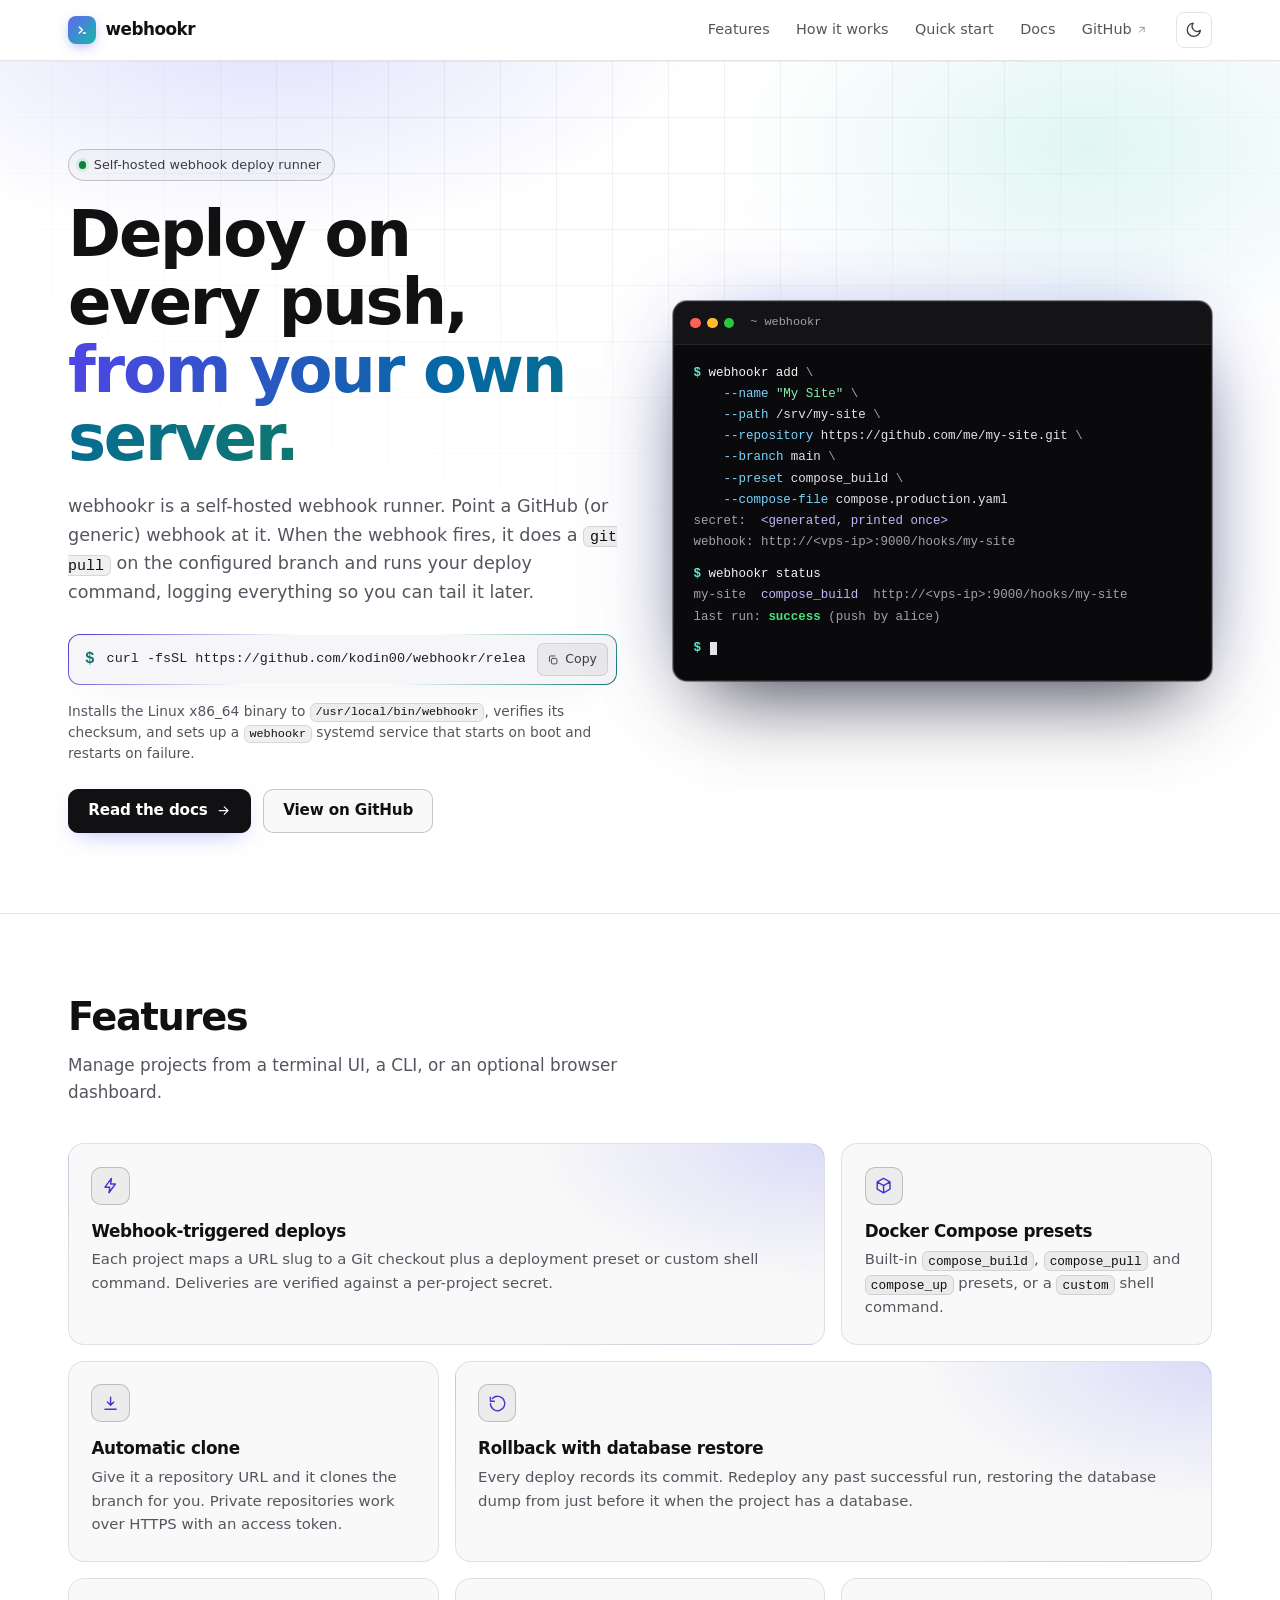
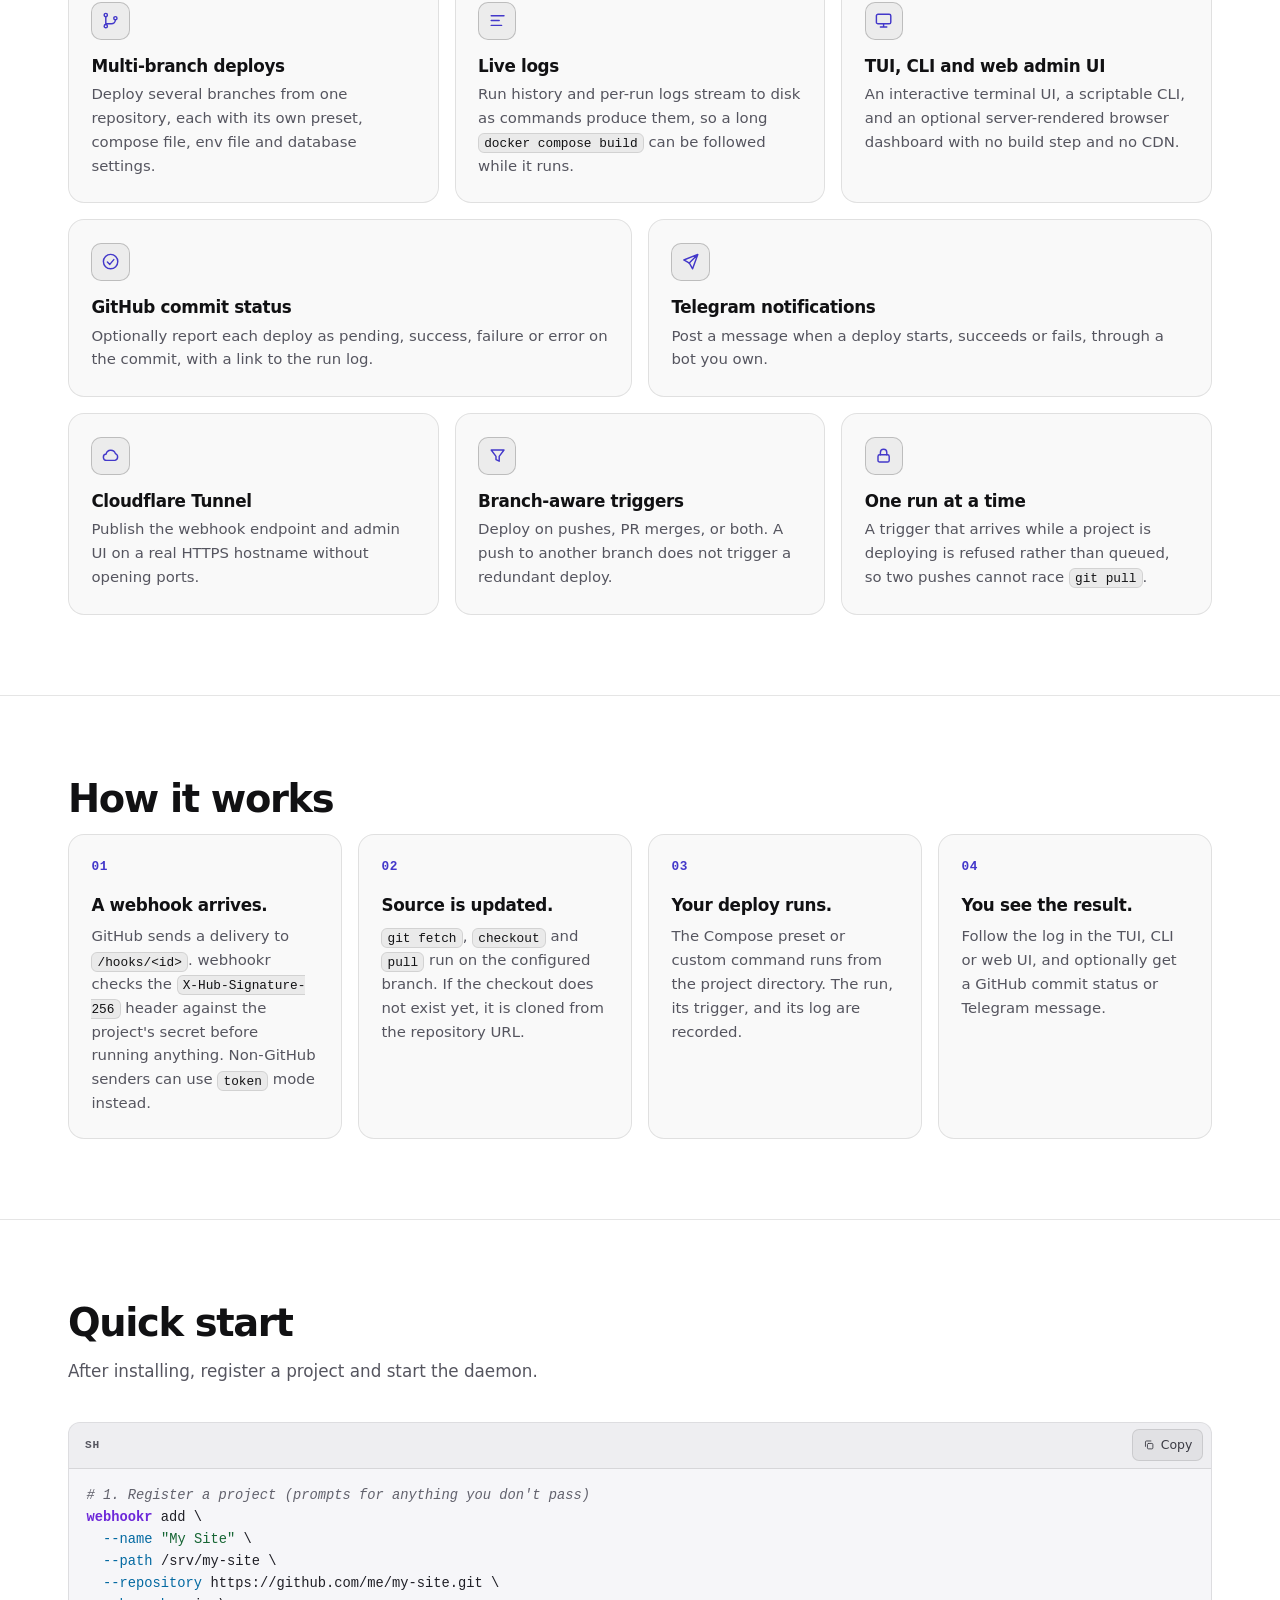
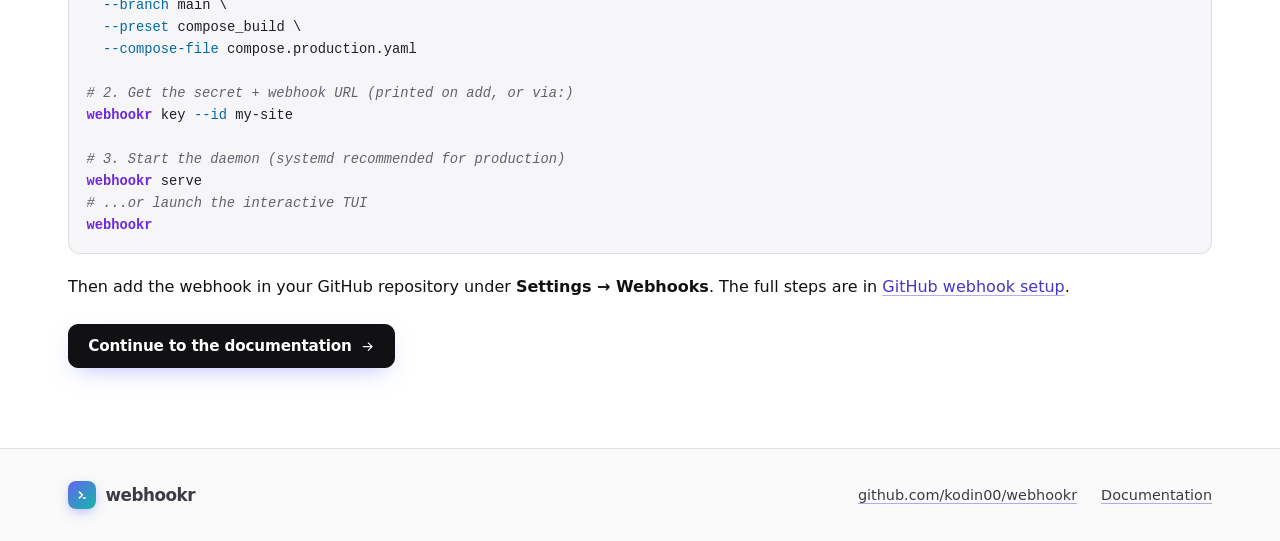
<file: docs/index.html>
<!DOCTYPE html>
<html lang="en">
<head>
  <meta charset="utf-8">
  <meta name="viewport" content="width=device-width, initial-scale=1">
  <title>webhookr: self-hosted webhook deploy runner</title>
  <meta name="description" content="webhookr is a self-hosted webhook runner. When a GitHub webhook fires, it pulls the configured branch and runs your deploy command, logging everything.">
  <meta name="color-scheme" content="dark light">
  <meta name="theme-color" content="#09090b">
  <link rel="icon" type="image/svg+xml" href="assets/favicon.svg">
  <script>
    /* Set the theme before first paint so there is no flash of the wrong one. */
    (function () {
      var root = document.documentElement;
      var theme = null;
      try { theme = localStorage.getItem("webhookr-theme"); } catch (e) {}
      if (theme !== "light" && theme !== "dark") {
        theme = window.matchMedia && window.matchMedia("(prefers-color-scheme: light)").matches ? "light" : "dark";
      }
      root.setAttribute("data-theme", theme);
      root.classList.add("js");
      var meta = document.querySelector('meta[name="theme-color"]');
      if (meta) meta.setAttribute("content", theme === "light" ? "#ffffff" : "#09090b");
    })();
  </script>
  <link rel="stylesheet" href="assets/style.css">
  <script src="assets/main.js" defer></script>
</head>
<body>
  <a class="skip-link" href="#main">Skip to content</a>

  <header class="site-header">
    <div class="container header-inner">
      <a class="brand" href="index.html">
        <span class="logo" aria-hidden="true"><svg viewBox="0 0 24 24"><path d="M8 7.5l4.5 4.5L8 16.5M14 16.5h3"/></svg></span>
        webhookr
      </a>
      <nav class="site-nav" id="site-nav" aria-label="Main">
        <a href="index.html#features">Features</a>
        <a href="index.html#how-it-works">How it works</a>
        <a href="index.html#quick-start">Quick start</a>
        <a href="docs.html">Docs</a>
        <a href="https://github.com/kodin00/webhookr">GitHub <svg class="icon" viewBox="0 0 24 24" aria-hidden="true"><path d="M7 17L17 7M8 7h9v9"/></svg></a>
      </nav>
      <div class="header-actions">
        <button class="icon-btn theme-toggle" type="button" aria-label="Switch to light theme">
          <svg class="icon i-sun" viewBox="0 0 24 24" aria-hidden="true"><circle cx="12" cy="12" r="4"/><path d="M12 2v2M12 20v2M4.9 4.9l1.4 1.4M17.7 17.7l1.4 1.4M2 12h2M20 12h2M4.9 19.1l1.4-1.4M17.7 6.3l1.4-1.4"/></svg>
          <svg class="icon i-moon" viewBox="0 0 24 24" aria-hidden="true"><path d="M21 12.8A9 9 0 1 1 11.2 3 7 7 0 0 0 21 12.8z"/></svg>
        </button>
        <button class="icon-btn nav-toggle" type="button" aria-controls="site-nav" aria-expanded="false" aria-label="Menu">
          <svg class="icon i-open" viewBox="0 0 24 24" aria-hidden="true"><path d="M4 7h16M4 12h16M4 17h16"/></svg>
          <svg class="icon i-close" viewBox="0 0 24 24" aria-hidden="true"><path d="M6 6l12 12M18 6L6 18"/></svg>
        </button>
      </div>
    </div>
  </header>

  <main id="main">
    <section class="hero">
      <div class="container hero-grid">
        <div class="hero-copy">
          <p class="eyebrow"><span class="dot" aria-hidden="true"></span>Self-hosted webhook deploy runner</p>
          <h1>Deploy on every push, <span class="grad">from your own server.</span></h1>
          <p class="lead">webhookr is a self-hosted webhook runner. Point a GitHub (or generic) webhook at it. When the webhook fires, it does a <code>git pull</code> on the configured branch and runs your deploy command, logging everything so you can tail it later.</p>

          <div class="cmd">
            <span class="cmd-prompt" aria-hidden="true">$</span>
            <code id="install-cmd">curl -fsSL https://github.com/kodin00/webhookr/releases/latest/download/install.sh | sh</code>
            <button class="copy-btn" type="button" data-copy-target="#install-cmd" aria-label="Copy install command"><svg class="icon i-copy" viewBox="0 0 24 24" aria-hidden="true"><rect x="9" y="9" width="11" height="11" rx="2"/><path d="M5 15V6a2 2 0 0 1 2-2h9"/></svg><svg class="icon i-check" viewBox="0 0 24 24" aria-hidden="true"><path d="M5 12.5l4.5 4.5L19 7"/></svg><span class="copy-label">Copy</span></button>
          </div>
          <p class="note">Installs the Linux x86_64 binary to <code>/usr/local/bin/webhookr</code>, verifies its checksum, and sets up a <code>webhookr</code> systemd service that starts on boot and restarts on failure.</p>

          <div class="hero-actions">
            <a class="btn btn-primary" href="docs.html">Read the docs <svg class="icon" viewBox="0 0 24 24" aria-hidden="true"><path d="M5 12h14M13 6l6 6-6 6"/></svg></a>
            <a class="btn" href="https://github.com/kodin00/webhookr">View on GitHub</a>
          </div>
        </div>

        <figure class="term" style="margin:0" role="group" aria-label="Example terminal session: webhookr add, then webhookr status">
          <div class="term-head" aria-hidden="true">
            <i></i><i></i><i></i>
            <span class="term-title">~ webhookr</span>
          </div>
<pre class="term-body" data-no-copy tabindex="0"><span class="ln" style="--i:0"><span class="p">$ </span><span class="c">webhookr add</span> <span class="o">\</span></span><span class="ln" style="--i:1">    <span class="f">--name</span> <span class="s">"My Site"</span> <span class="o">\</span></span><span class="ln" style="--i:2">    <span class="f">--path</span> /srv/my-site <span class="o">\</span></span><span class="ln" style="--i:3">    <span class="f">--repository</span> https://github.com/me/my-site.git <span class="o">\</span></span><span class="ln" style="--i:4">    <span class="f">--branch</span> main <span class="o">\</span></span><span class="ln" style="--i:5">    <span class="f">--preset</span> compose_build <span class="o">\</span></span><span class="ln" style="--i:6">    <span class="f">--compose-file</span> compose.production.yaml</span><span class="ln o" style="--i:7">secret:  <span class="k">&lt;generated, printed once&gt;</span></span><span class="ln o" style="--i:8">webhook: http://&lt;vps-ip&gt;:9000/hooks/my-site</span><span class="ln gap" style="--i:9"></span><span class="ln" style="--i:10"><span class="p">$ </span><span class="c">webhookr status</span></span><span class="ln o" style="--i:11">my-site  <span class="k">compose_build</span>  http://&lt;vps-ip&gt;:9000/hooks/my-site</span><span class="ln o" style="--i:12">last run: <span class="ok">success</span> (push by alice)</span><span class="ln gap" style="--i:13"></span><span class="ln" style="--i:14"><span class="p">$ </span><span class="cursor" aria-hidden="true"></span></span></pre>
        </figure>
      </div>
    </section>

    <section class="section" id="features">
      <div class="container">
        <h2 class="reveal">Features</h2>
        <p class="section-intro reveal">Manage projects from a terminal UI, a CLI, or an optional browser dashboard.</p>
        <ul class="grid">
          <li class="card card-lg reveal">
            <span class="card-icon" aria-hidden="true"><svg class="icon" viewBox="0 0 24 24"><path d="M13 3L5 14h6l-1 7 8-11h-6l1-7z"/></svg></span>
            <h3>Webhook-triggered deploys</h3>
            <p>Each project maps a URL slug to a Git checkout plus a deployment preset or custom shell command. Deliveries are verified against a per-project secret.</p>
          </li>
          <li class="card reveal">
            <span class="card-icon" aria-hidden="true"><svg class="icon" viewBox="0 0 24 24"><path d="M12 3l8 4.5v9L12 21l-8-4.5v-9L12 3zM12 12l8-4.5M12 12v9M12 12L4 7.5"/></svg></span>
            <h3>Docker Compose presets</h3>
            <p>Built-in <code>compose_build</code>, <code>compose_pull</code> and <code>compose_up</code> presets, or a <code>custom</code> shell command.</p>
          </li>
          <li class="card reveal">
            <span class="card-icon" aria-hidden="true"><svg class="icon" viewBox="0 0 24 24"><path d="M12 4v10M8 10l4 4 4-4M5 19h14"/></svg></span>
            <h3>Automatic clone</h3>
            <p>Give it a repository URL and it clones the branch for you. Private repositories work over HTTPS with an access token.</p>
          </li>
          <li class="card card-lg reveal">
            <span class="card-icon" aria-hidden="true"><svg class="icon" viewBox="0 0 24 24"><path d="M3 12a9 9 0 1 0 2.6-6.4M3 4v5h5"/></svg></span>
            <h3>Rollback with database restore</h3>
            <p>Every deploy records its commit. Redeploy any past successful run, restoring the database dump from just before it when the project has a database.</p>
          </li>
          <li class="card reveal">
            <span class="card-icon" aria-hidden="true"><svg class="icon" viewBox="0 0 24 24"><circle cx="6" cy="5" r="2"/><circle cx="6" cy="19" r="2"/><circle cx="18" cy="9" r="2"/><path d="M6 7v10M18 11a5 5 0 0 1-5 5H6"/></svg></span>
            <h3>Multi-branch deploys</h3>
            <p>Deploy several branches from one repository, each with its own preset, compose file, env file and database settings.</p>
          </li>
          <li class="card reveal">
            <span class="card-icon" aria-hidden="true"><svg class="icon" viewBox="0 0 24 24"><path d="M4 6h16M4 12h10M4 18h13"/></svg></span>
            <h3>Live logs</h3>
            <p>Run history and per-run logs stream to disk as commands produce them, so a long <code>docker compose build</code> can be followed while it runs.</p>
          </li>
          <li class="card reveal">
            <span class="card-icon" aria-hidden="true"><svg class="icon" viewBox="0 0 24 24"><rect x="3" y="4" width="18" height="12" rx="2"/><path d="M8 20h8M12 16v4"/></svg></span>
            <h3>TUI, CLI and web admin UI</h3>
            <p>An interactive terminal UI, a scriptable CLI, and an optional server-rendered browser dashboard with no build step and no CDN.</p>
          </li>
          <li class="card card-md reveal">
            <span class="card-icon" aria-hidden="true"><svg class="icon" viewBox="0 0 24 24"><circle cx="12" cy="12" r="9"/><path d="M8 12.5l3 3 5-6"/></svg></span>
            <h3>GitHub commit status</h3>
            <p>Optionally report each deploy as pending, success, failure or error on the commit, with a link to the run log.</p>
          </li>
          <li class="card card-md reveal">
            <span class="card-icon" aria-hidden="true"><svg class="icon" viewBox="0 0 24 24"><path d="M21 3L10 14M21 3l-6.5 18-4-7-7-4L21 3z"/></svg></span>
            <h3>Telegram notifications</h3>
            <p>Post a message when a deploy starts, succeeds or fails, through a bot you own.</p>
          </li>
          <li class="card reveal">
            <span class="card-icon" aria-hidden="true"><svg class="icon" viewBox="0 0 24 24"><path d="M7 18a4 4 0 0 1-.6-7.96A6 6 0 0 1 18 9.5 4.5 4.5 0 0 1 17.5 18H7z"/></svg></span>
            <h3>Cloudflare Tunnel</h3>
            <p>Publish the webhook endpoint and admin UI on a real HTTPS hostname without opening ports.</p>
          </li>
          <li class="card reveal">
            <span class="card-icon" aria-hidden="true"><svg class="icon" viewBox="0 0 24 24"><path d="M4 5h16l-6 8v6l-4-2v-4L4 5z"/></svg></span>
            <h3>Branch-aware triggers</h3>
            <p>Deploy on pushes, PR merges, or both. A push to another branch does not trigger a redundant deploy.</p>
          </li>
          <li class="card reveal">
            <span class="card-icon" aria-hidden="true"><svg class="icon" viewBox="0 0 24 24"><rect x="5" y="11" width="14" height="9" rx="2"/><path d="M8 11V8a4 4 0 0 1 8 0v3"/></svg></span>
            <h3>One run at a time</h3>
            <p>A trigger that arrives while a project is deploying is refused rather than queued, so two pushes cannot race <code>git pull</code>.</p>
          </li>
        </ul>
      </div>
    </section>

    <section class="section" id="how-it-works">
      <div class="container">
        <h2 class="reveal">How it works</h2>
        <ol class="steps">
          <li class="reveal">
            <strong>A webhook arrives.</strong>
            GitHub sends a delivery to <code>/hooks/&lt;id&gt;</code>. webhookr checks the <code>X-Hub-Signature-256</code> header against the project's secret before running anything. Non-GitHub senders can use <code>token</code> mode instead.
          </li>
          <li class="reveal">
            <strong>Source is updated.</strong>
            <code>git fetch</code>, <code>checkout</code> and <code>pull</code> run on the configured branch. If the checkout does not exist yet, it is cloned from the repository URL.
          </li>
          <li class="reveal">
            <strong>Your deploy runs.</strong>
            The Compose preset or custom command runs from the project directory. The run, its trigger, and its log are recorded.
          </li>
          <li class="reveal">
            <strong>You see the result.</strong>
            Follow the log in the TUI, CLI or web UI, and optionally get a GitHub commit status or Telegram message.
          </li>
        </ol>
      </div>
    </section>

    <section class="section" id="quick-start">
      <div class="container">
        <h2 class="reveal">Quick start</h2>
        <p class="section-intro reveal">After installing, register a project and start the daemon.</p>
<pre data-lang="sh"><code># 1. Register a project (prompts for anything you don't pass)
webhookr add \
  --name "My Site" \
  --path /srv/my-site \
  --repository https://github.com/me/my-site.git \
  --branch main \
  --preset compose_build \
  --compose-file compose.production.yaml

# 2. Get the secret + webhook URL (printed on add, or via:)
webhookr key --id my-site

# 3. Start the daemon (systemd recommended for production)
webhookr serve
# ...or launch the interactive TUI
webhookr</code></pre>
        <p>Then add the webhook in your GitHub repository under <strong>Settings → Webhooks</strong>. The full steps are in <a href="docs.html#github-webhook">GitHub webhook setup</a>.</p>
        <p class="cta-row"><a class="btn btn-primary" href="docs.html">Continue to the documentation <svg class="icon" viewBox="0 0 24 24" aria-hidden="true"><path d="M5 12h14M13 6l6 6-6 6"/></svg></a></p>
      </div>
    </section>
  </main>

  <footer class="site-footer">
    <div class="container">
      <a class="brand" href="index.html">
        <span class="logo" aria-hidden="true"><svg viewBox="0 0 24 24"><path d="M8 7.5l4.5 4.5L8 16.5M14 16.5h3"/></svg></span>
        webhookr
      </a>
      <div class="footer-links">
        <p><a href="https://github.com/kodin00/webhookr">github.com/kodin00/webhookr</a></p>
        <p><a href="docs.html">Documentation</a></p>
      </div>
    </div>
  </footer>
</body>
</html>
</file>
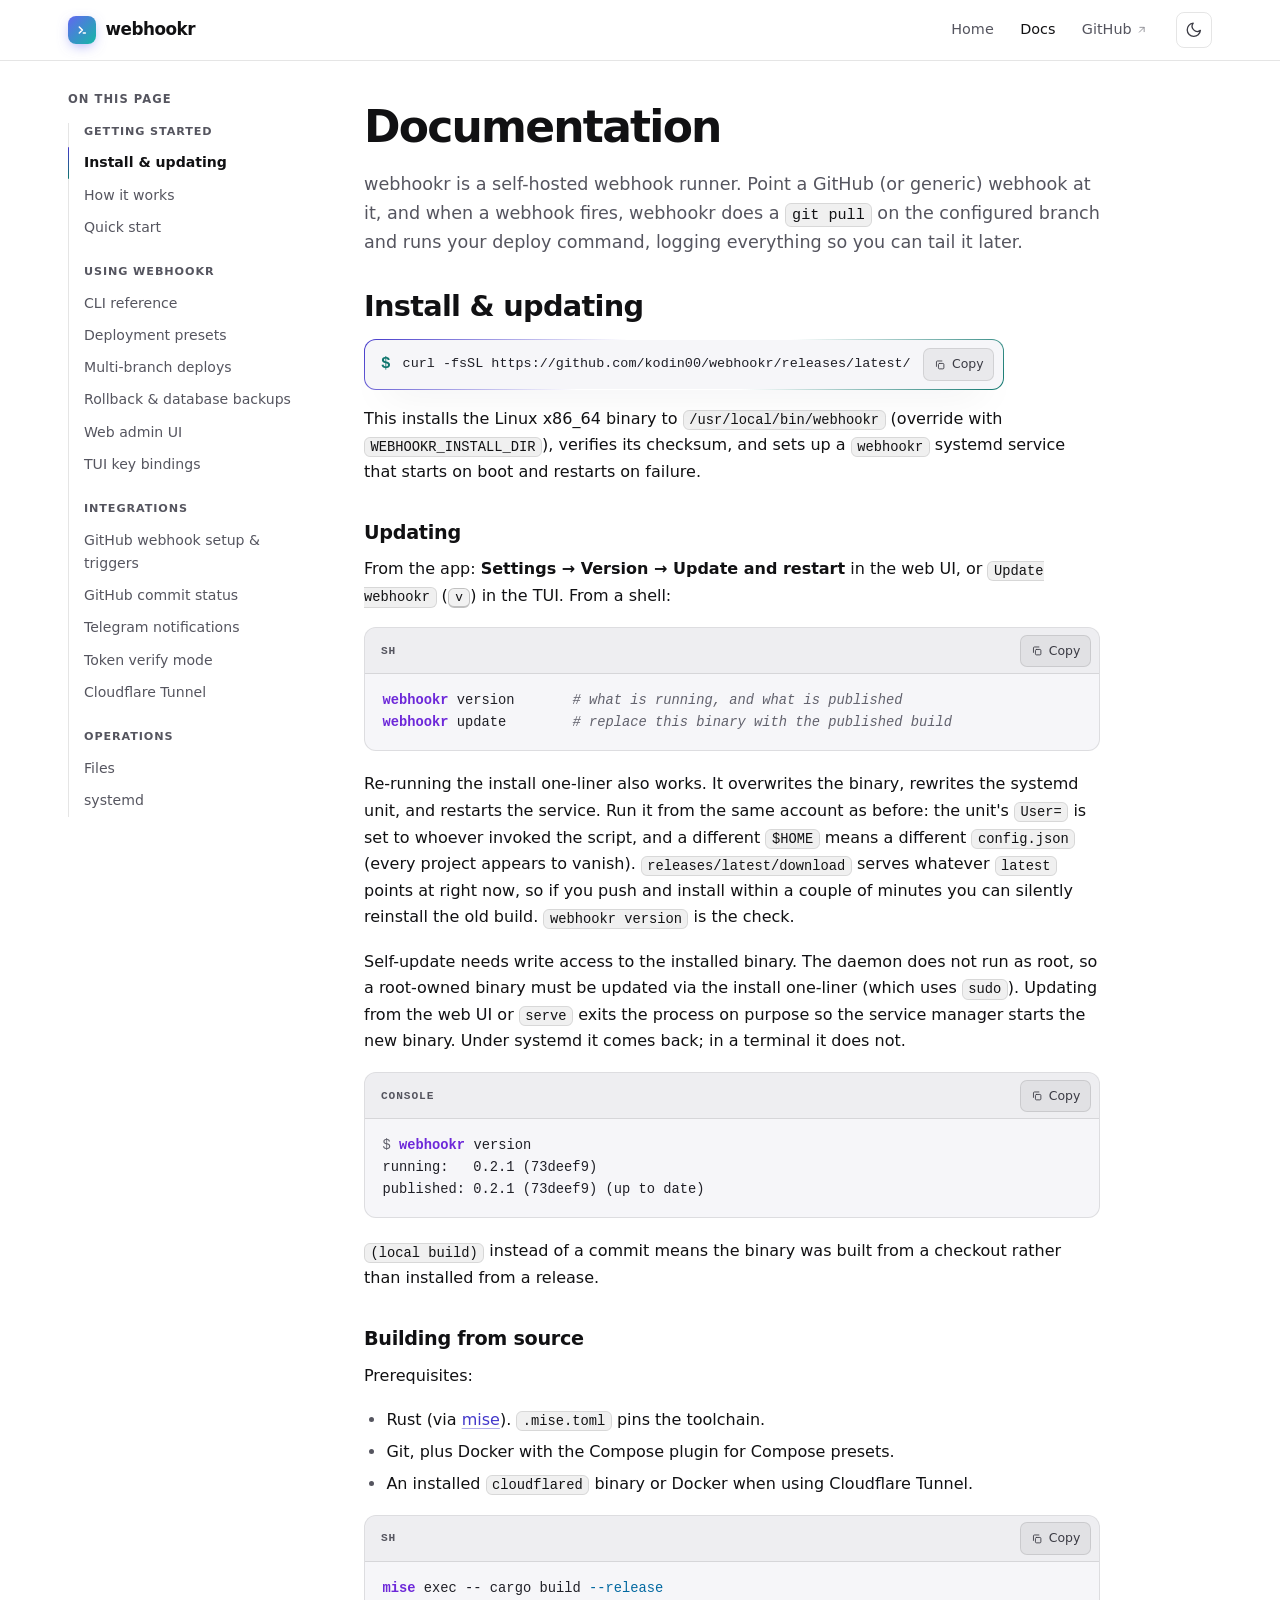
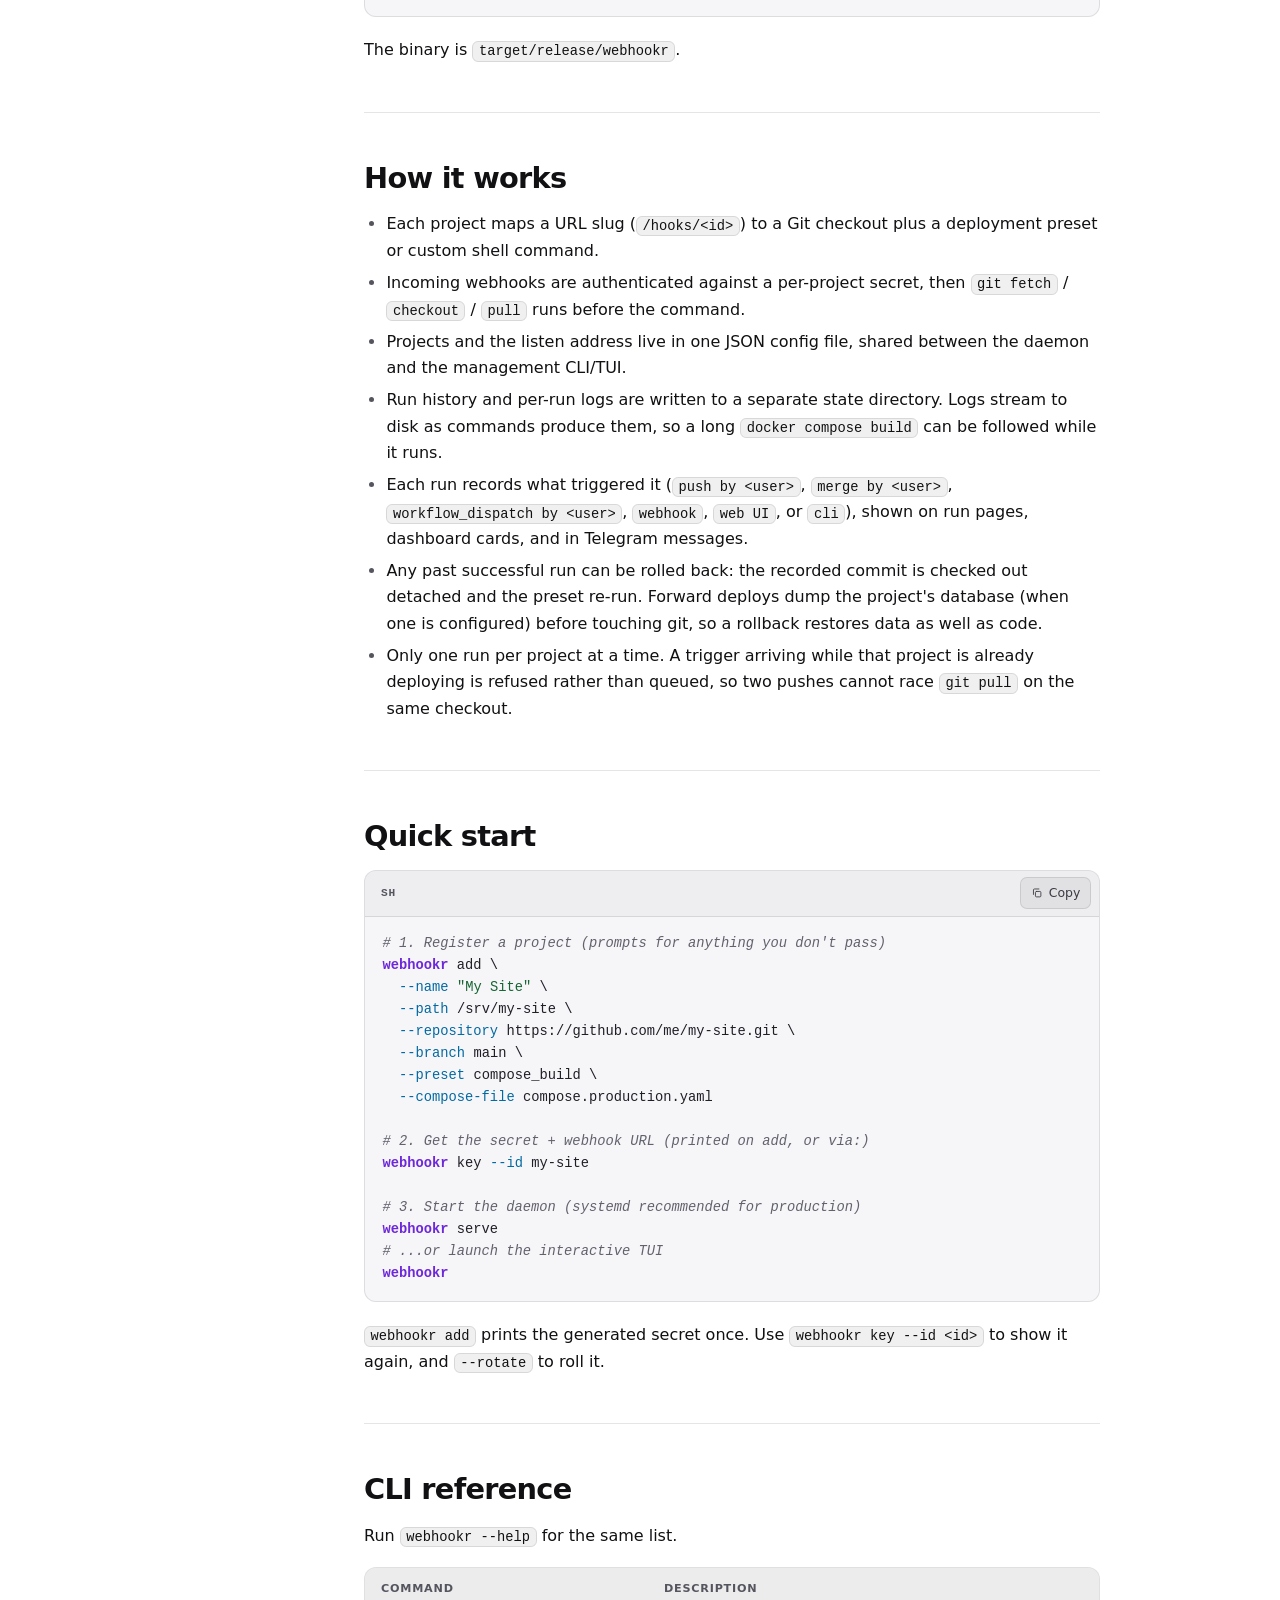
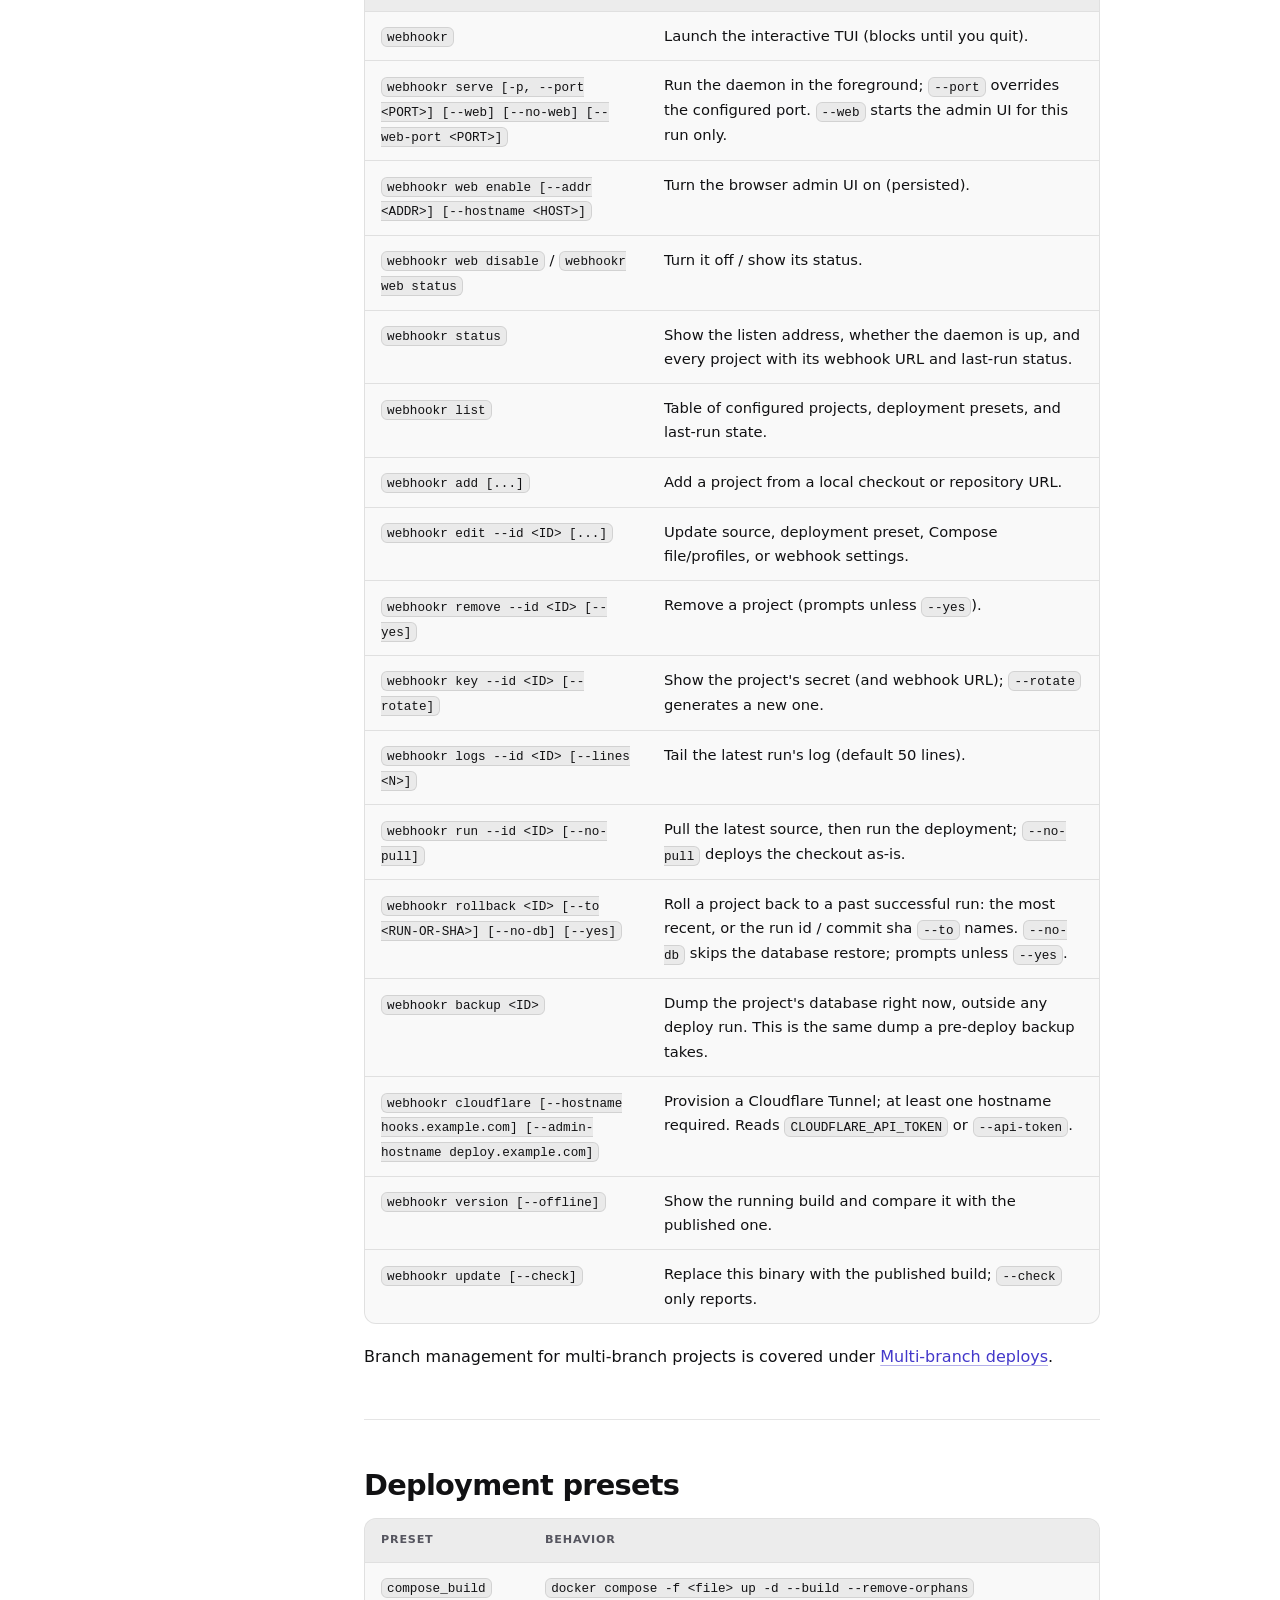
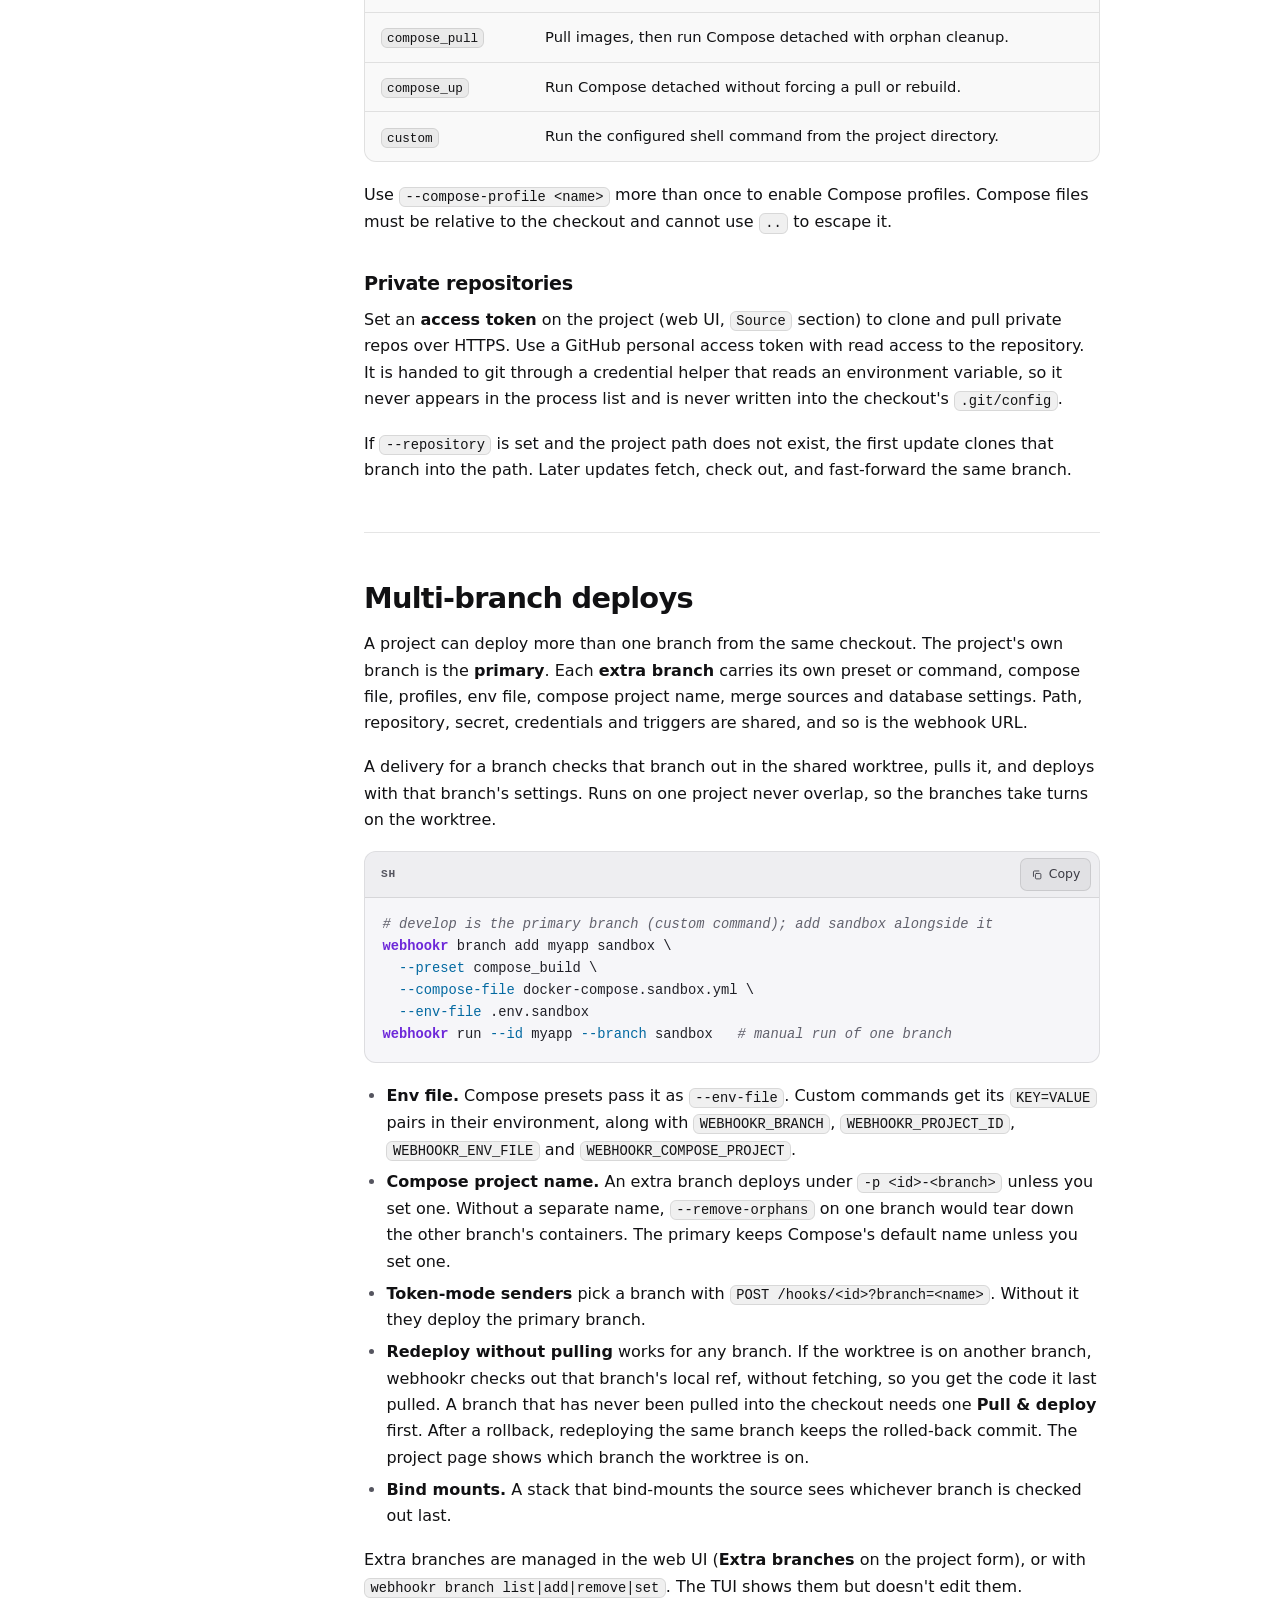
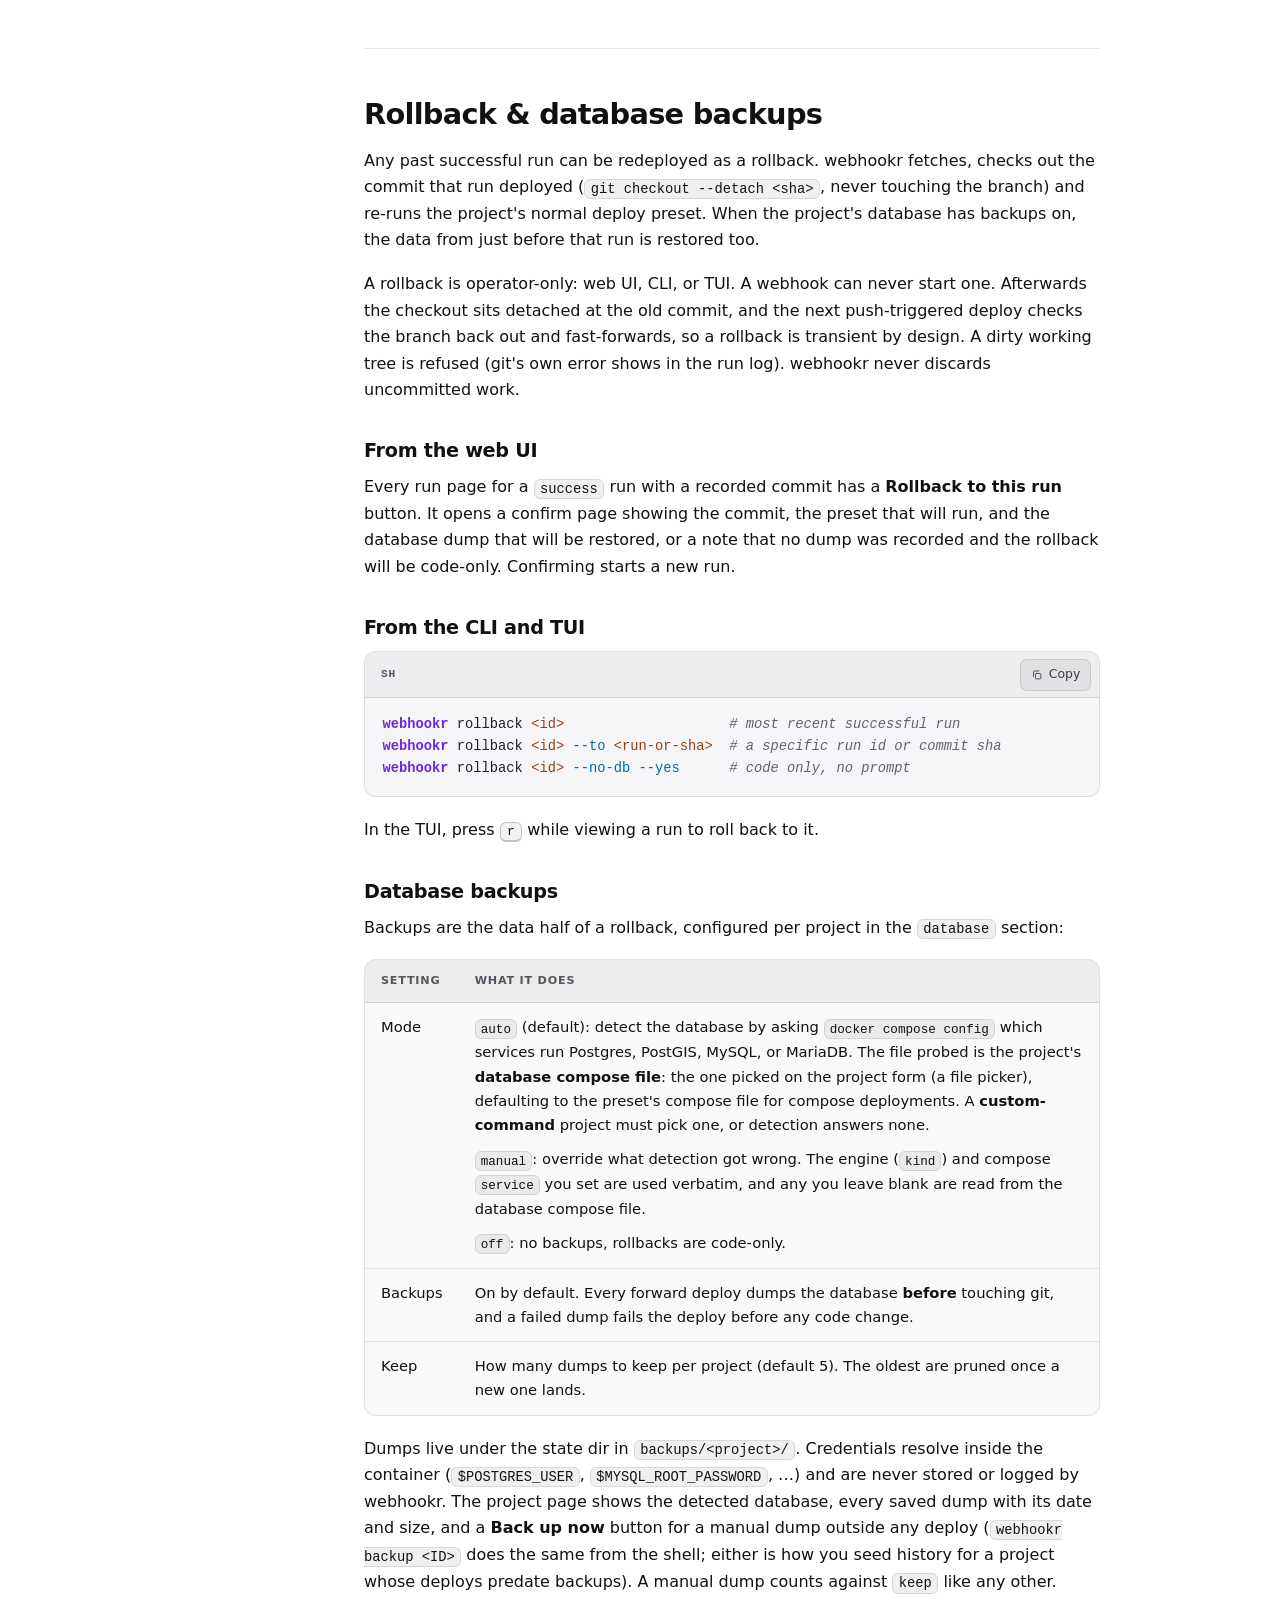
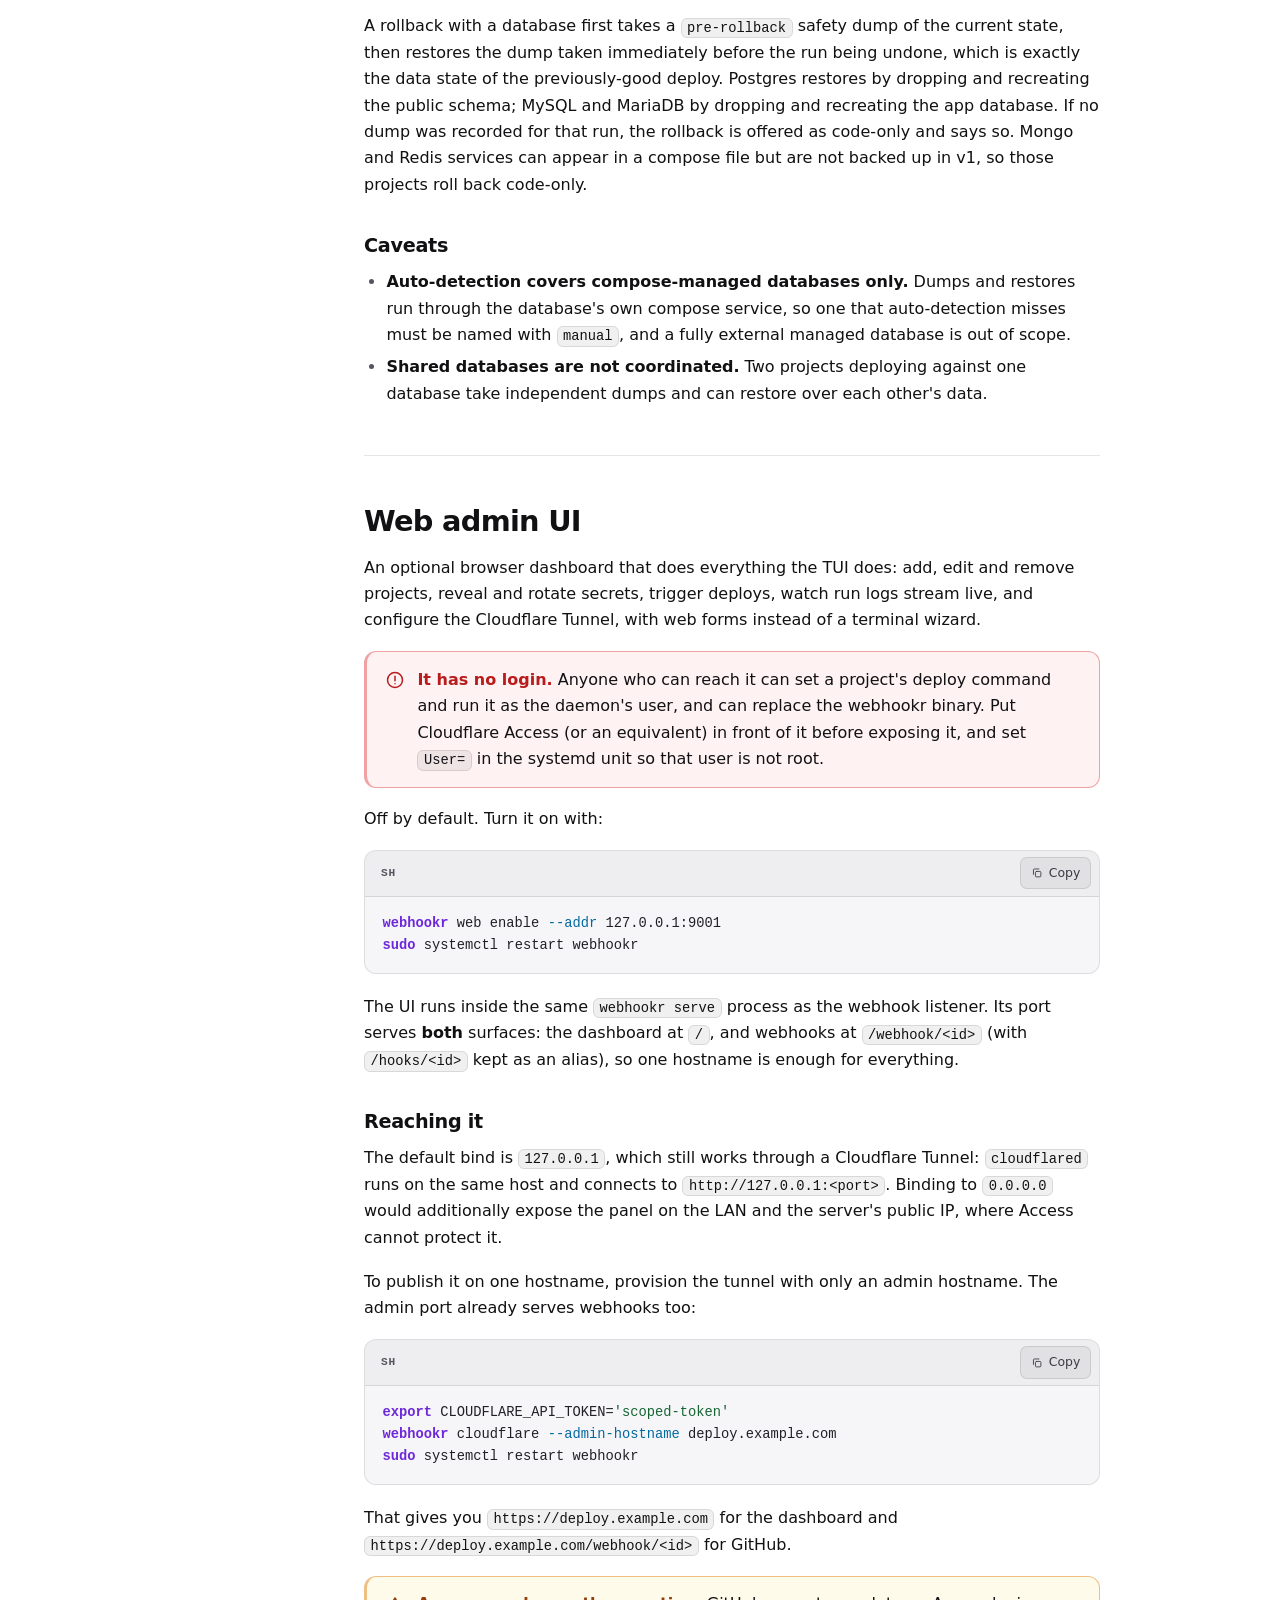
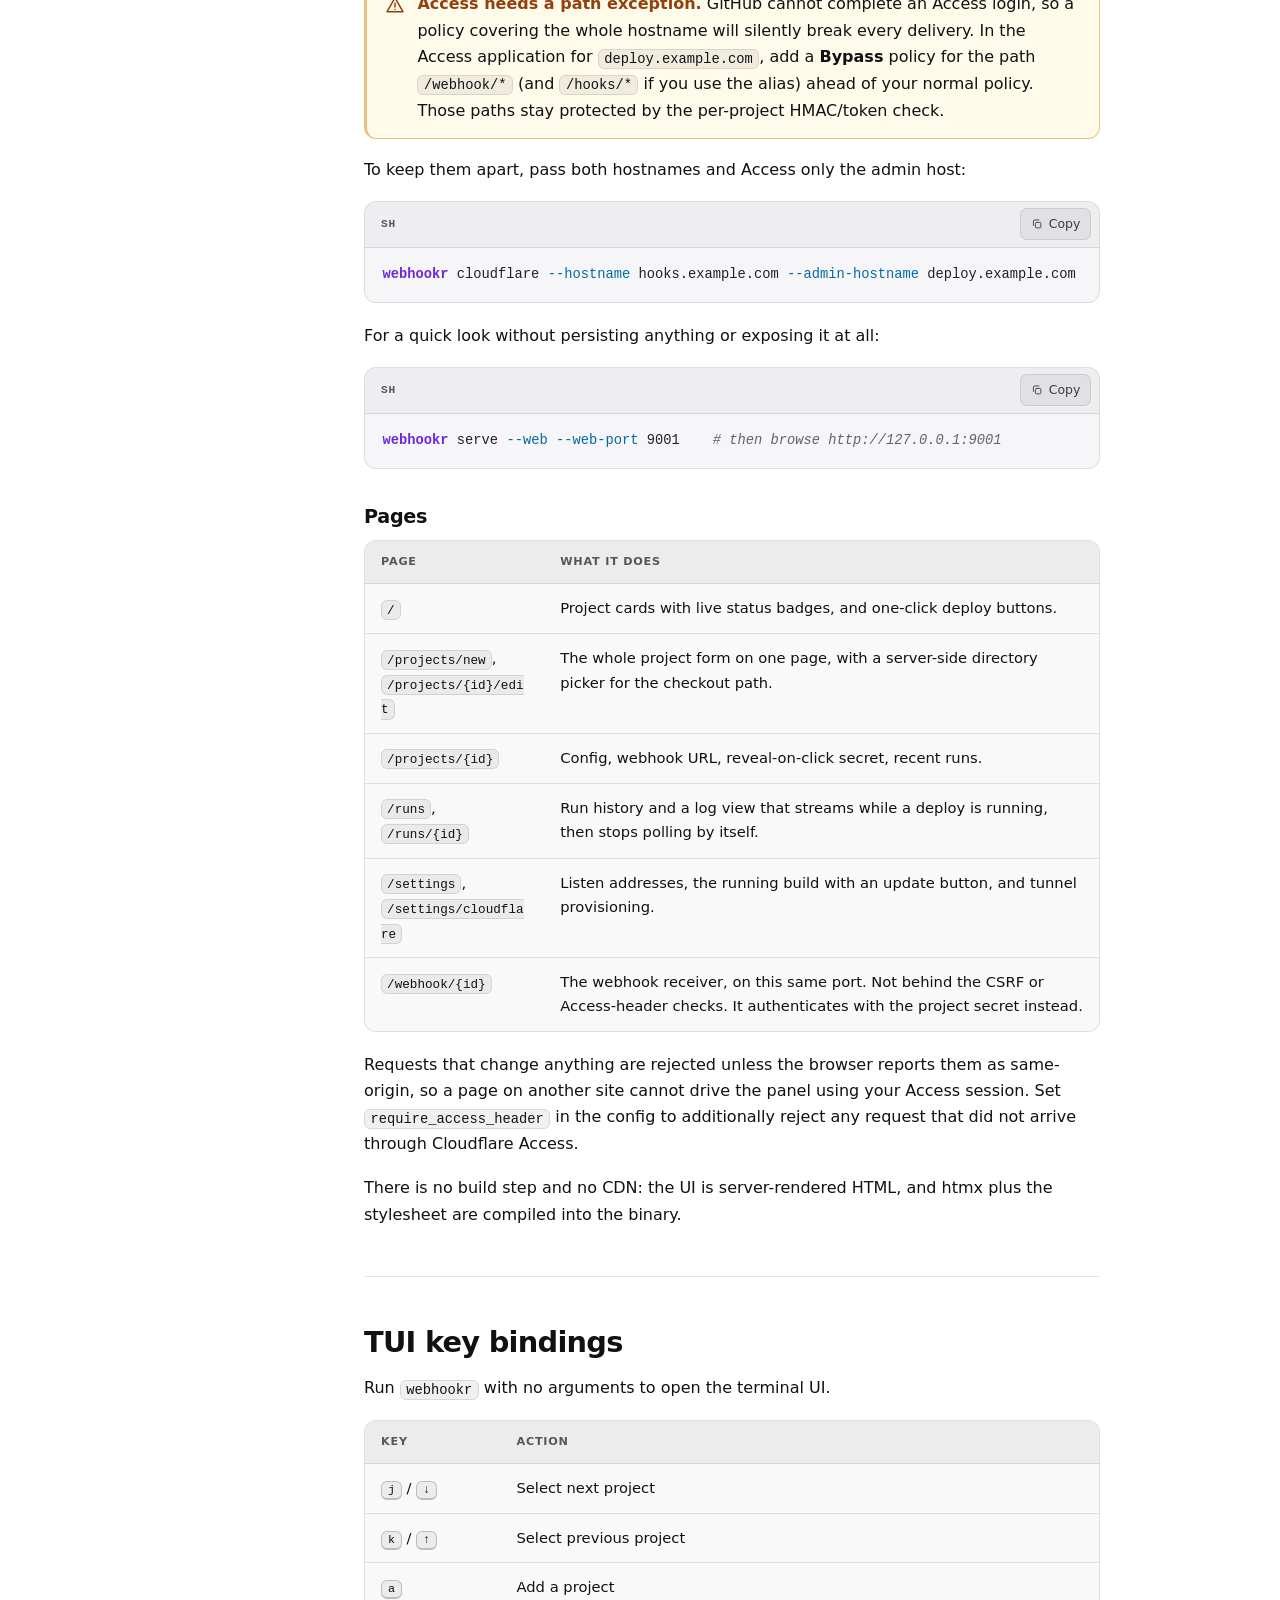
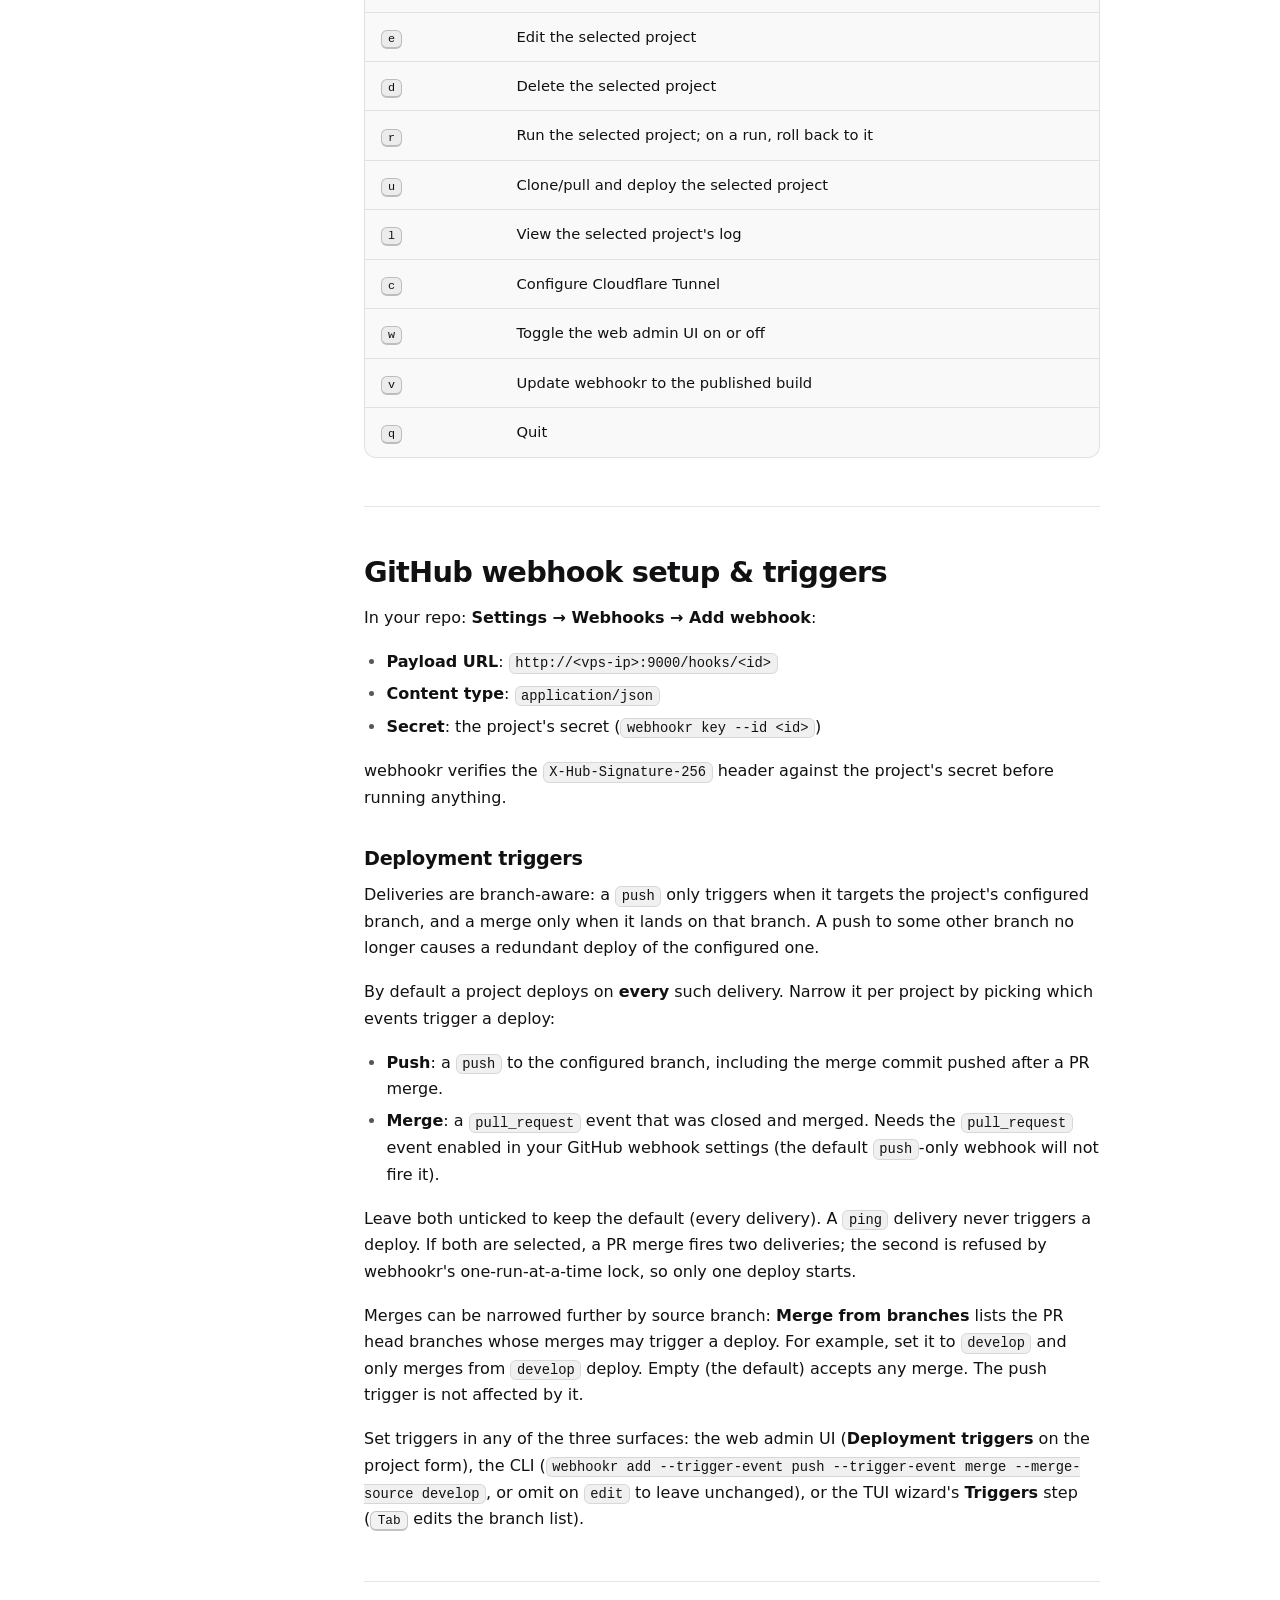
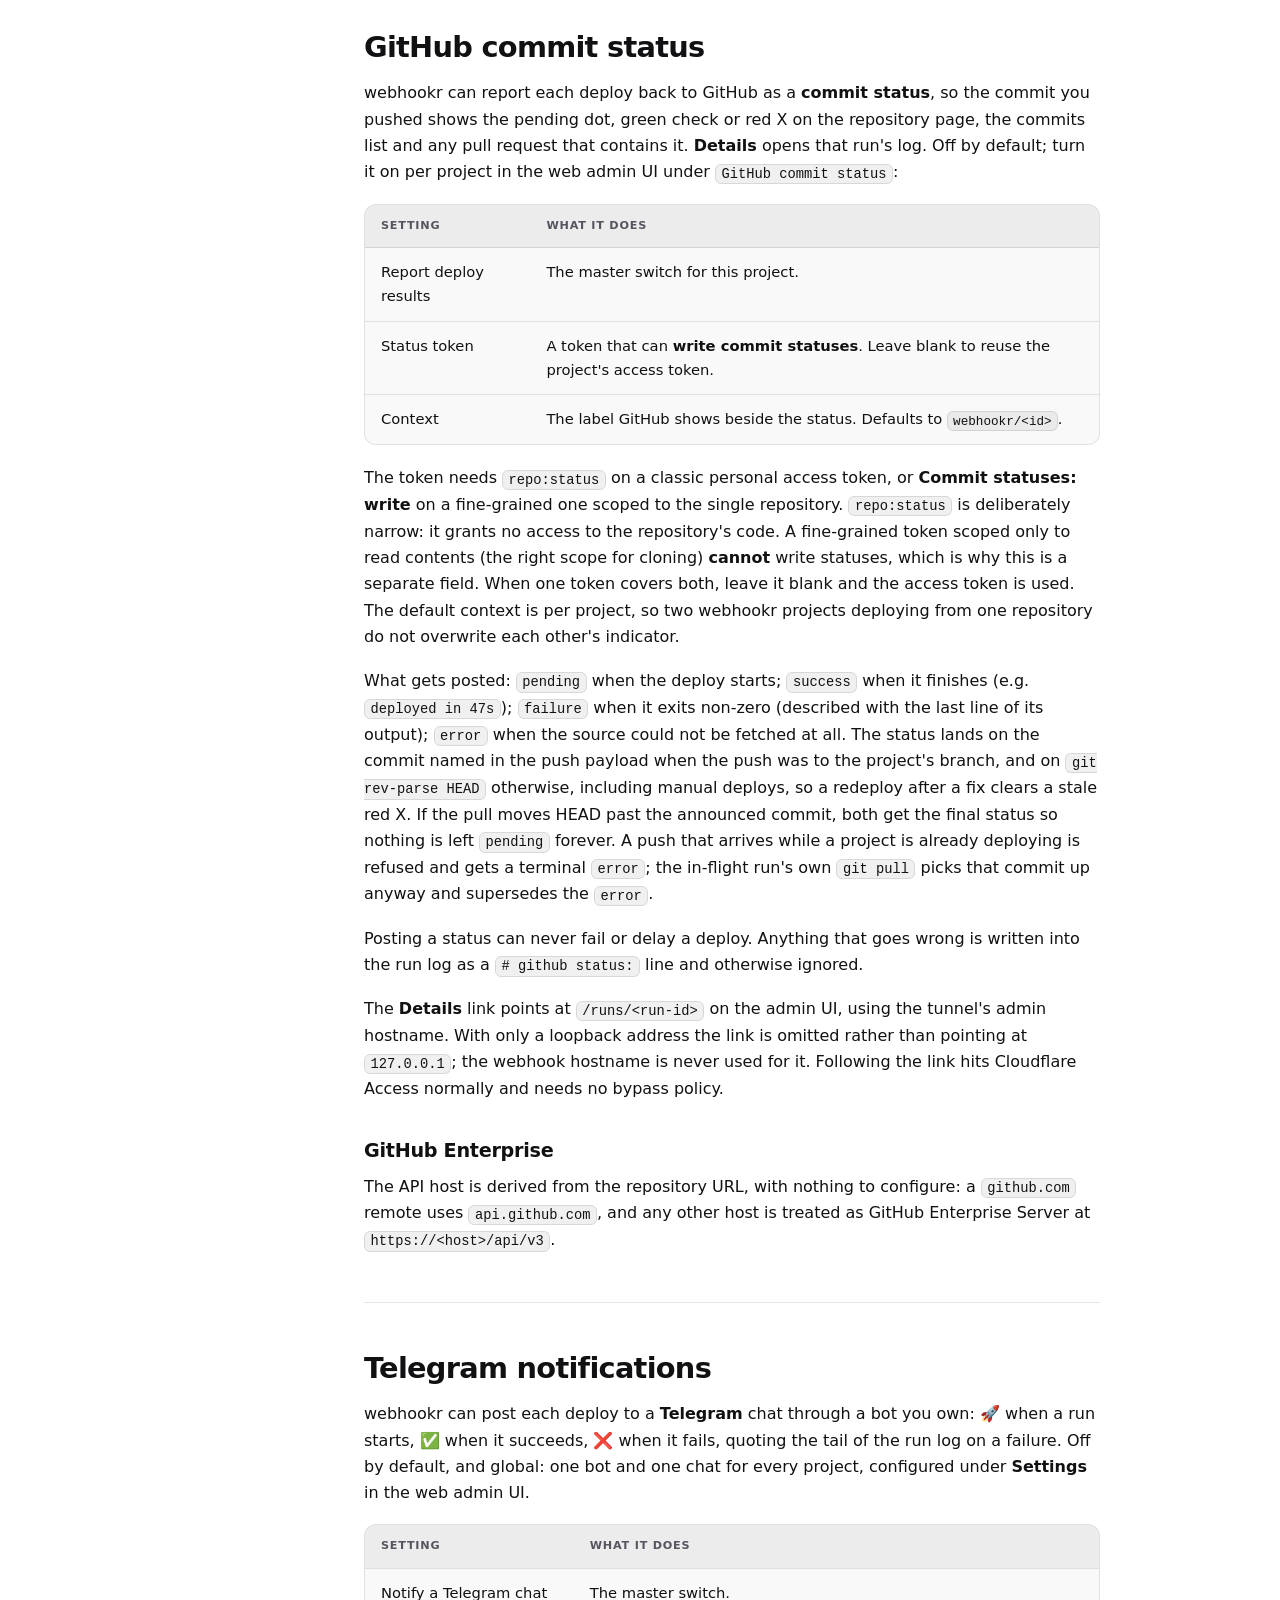
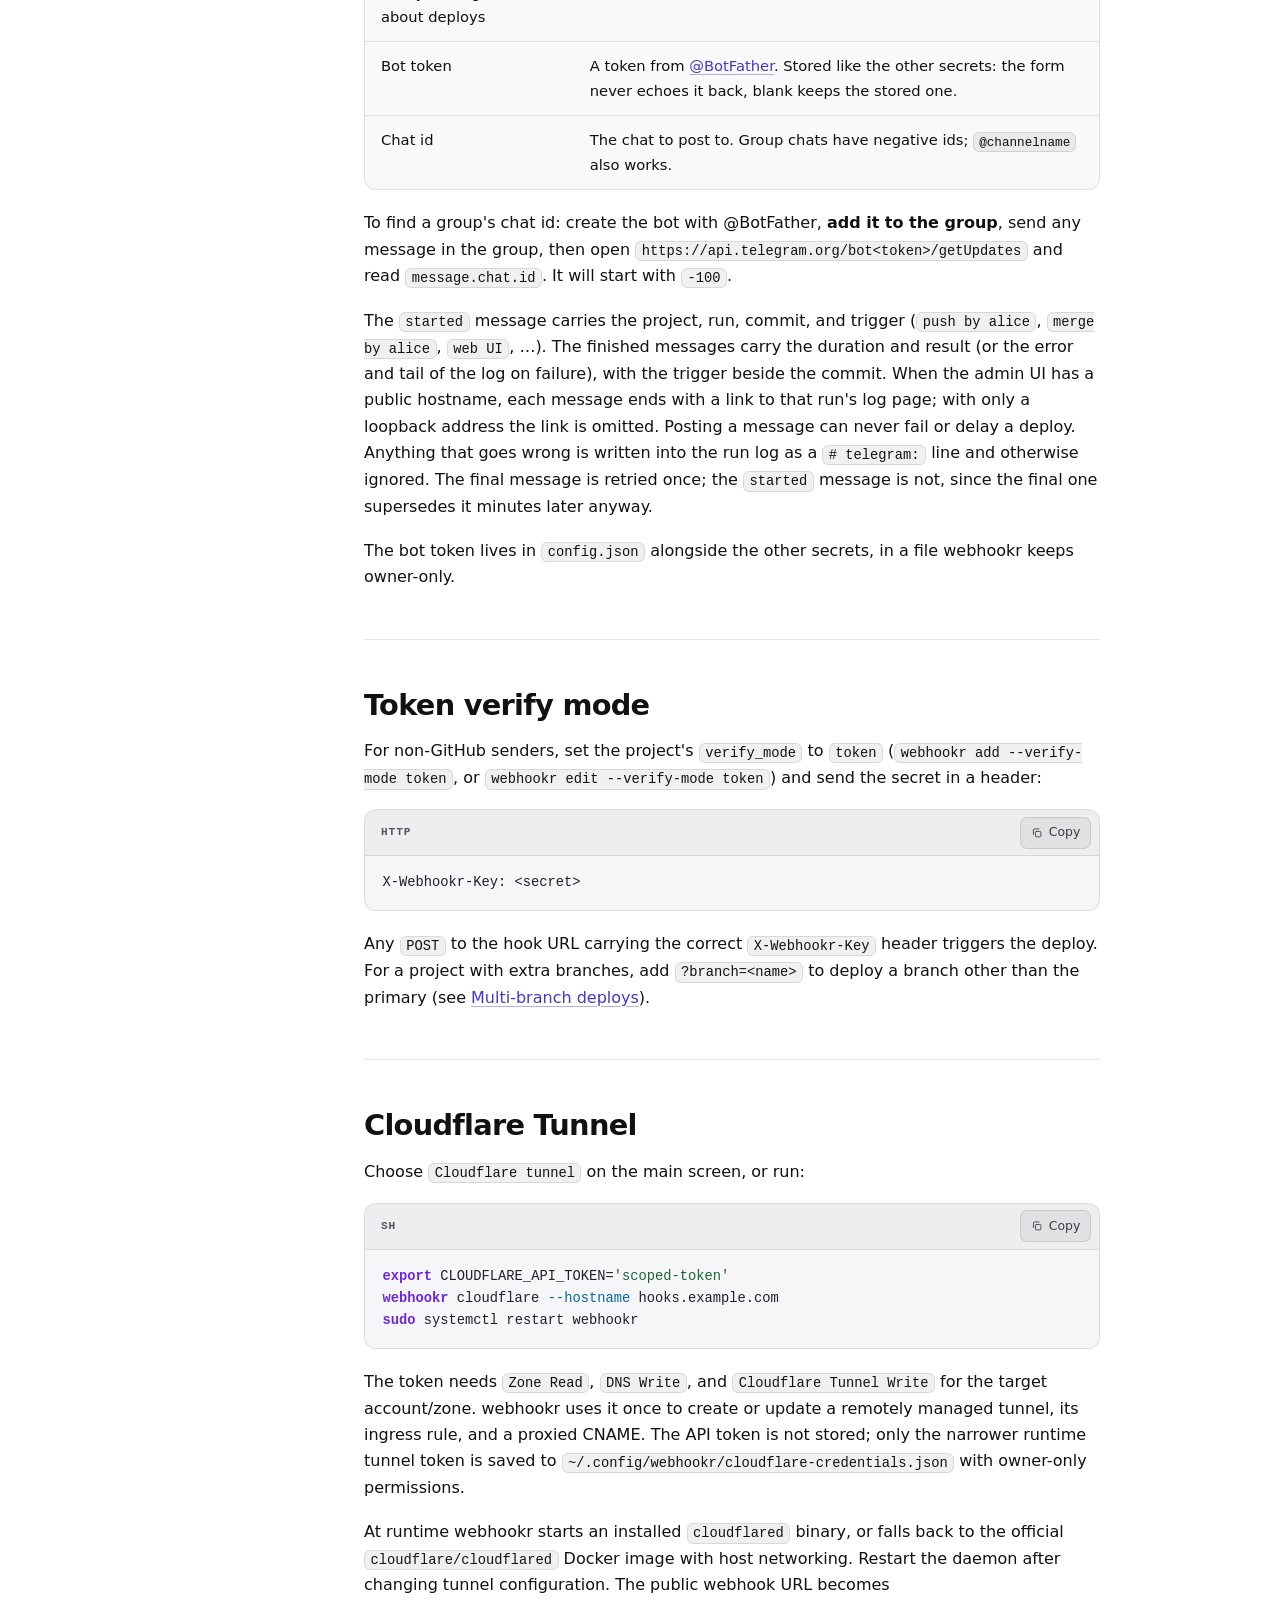
<file: docs/docs.html>
<!DOCTYPE html>
<html lang="en">
<head>
  <meta charset="utf-8">
  <meta name="viewport" content="width=device-width, initial-scale=1">
  <title>Documentation · webhookr</title>
  <meta name="description" content="webhookr documentation: install, CLI reference, deployment presets, rollback, web admin UI, GitHub webhooks, Telegram, Cloudflare Tunnel and systemd.">
  <meta name="color-scheme" content="dark light">
  <meta name="theme-color" content="#09090b">
  <link rel="icon" type="image/svg+xml" href="assets/favicon.svg">
  <script>
    /* Set the theme before first paint so there is no flash of the wrong one. */
    (function () {
      var root = document.documentElement;
      var theme = null;
      try { theme = localStorage.getItem("webhookr-theme"); } catch (e) {}
      if (theme !== "light" && theme !== "dark") {
        theme = window.matchMedia && window.matchMedia("(prefers-color-scheme: light)").matches ? "light" : "dark";
      }
      root.setAttribute("data-theme", theme);
      root.classList.add("js");
      var meta = document.querySelector('meta[name="theme-color"]');
      if (meta) meta.setAttribute("content", theme === "light" ? "#ffffff" : "#09090b");
    })();
  </script>
  <link rel="stylesheet" href="assets/style.css">
  <script src="assets/main.js" defer></script>
</head>
<body>
  <a class="skip-link" href="#main">Skip to content</a>

  <header class="site-header">
    <div class="container header-inner">
      <a class="brand" href="index.html">
        <span class="logo" aria-hidden="true"><svg viewBox="0 0 24 24"><path d="M8 7.5l4.5 4.5L8 16.5M14 16.5h3"/></svg></span>
        webhookr
      </a>
      <nav class="site-nav" id="site-nav" aria-label="Main">
        <a href="index.html">Home</a>
        <a href="docs.html" aria-current="page">Docs</a>
        <a href="https://github.com/kodin00/webhookr">GitHub <svg class="icon" viewBox="0 0 24 24" aria-hidden="true"><path d="M7 17L17 7M8 7h9v9"/></svg></a>
      </nav>
      <div class="header-actions">
        <button class="icon-btn theme-toggle" type="button" aria-label="Switch to light theme">
          <svg class="icon i-sun" viewBox="0 0 24 24" aria-hidden="true"><circle cx="12" cy="12" r="4"/><path d="M12 2v2M12 20v2M4.9 4.9l1.4 1.4M17.7 17.7l1.4 1.4M2 12h2M20 12h2M4.9 19.1l1.4-1.4M17.7 6.3l1.4-1.4"/></svg>
          <svg class="icon i-moon" viewBox="0 0 24 24" aria-hidden="true"><path d="M21 12.8A9 9 0 1 1 11.2 3 7 7 0 0 0 21 12.8z"/></svg>
        </button>
        <button class="icon-btn nav-toggle" type="button" aria-controls="site-nav" aria-expanded="false" aria-label="Menu">
          <svg class="icon i-open" viewBox="0 0 24 24" aria-hidden="true"><path d="M4 7h16M4 12h16M4 17h16"/></svg>
          <svg class="icon i-close" viewBox="0 0 24 24" aria-hidden="true"><path d="M6 6l12 12M18 6L6 18"/></svg>
        </button>
      </div>
    </div>
  </header>

  <div class="container docs-layout">
    <nav class="toc" aria-label="Table of contents">
      <h2 class="toc-heading">On this page</h2>
      <button class="toc-toggle" type="button" aria-expanded="false" aria-controls="toc-body">
        On this page
        <svg class="icon" viewBox="0 0 24 24" aria-hidden="true"><path d="M6 9l6 6 6-6"/></svg>
      </button>
      <div class="toc-body" id="toc-body">
        <div class="toc-list">
          <p class="toc-group">Getting started</p>
          <ul>
            <li><a href="#install">Install &amp; updating</a></li>
            <li><a href="#how-it-works">How it works</a></li>
            <li><a href="#quick-start">Quick start</a></li>
          </ul>
          <p class="toc-group">Using webhookr</p>
          <ul>
            <li><a href="#cli">CLI reference</a></li>
            <li><a href="#presets">Deployment presets</a></li>
            <li><a href="#multi-branch">Multi-branch deploys</a></li>
            <li><a href="#rollback">Rollback &amp; database backups</a></li>
            <li><a href="#web-ui">Web admin UI</a></li>
            <li><a href="#tui">TUI key bindings</a></li>
          </ul>
          <p class="toc-group">Integrations</p>
          <ul>
            <li><a href="#github-webhook">GitHub webhook setup &amp; triggers</a></li>
            <li><a href="#commit-status">GitHub commit status</a></li>
            <li><a href="#telegram">Telegram notifications</a></li>
            <li><a href="#token-mode">Token verify mode</a></li>
            <li><a href="#cloudflare">Cloudflare Tunnel</a></li>
          </ul>
          <p class="toc-group">Operations</p>
          <ul>
            <li><a href="#files">Files</a></li>
            <li><a href="#systemd">systemd</a></li>
          </ul>
        </div>
      </div>
    </nav>

    <main class="doc-content" id="main">
      <h1>Documentation</h1>
      <p class="lead">webhookr is a self-hosted webhook runner. Point a GitHub (or generic) webhook at it, and when a webhook fires, webhookr does a <code>git pull</code> on the configured branch and runs your deploy command, logging everything so you can tail it later.</p>

      <!-- ===== Install ===== -->
      <section id="install">
        <h2>Install &amp; updating</h2>
        <div class="cmd">
          <span class="cmd-prompt" aria-hidden="true">$</span>
          <code id="install-cmd">curl -fsSL https://github.com/kodin00/webhookr/releases/latest/download/install.sh | sh</code>
          <button class="copy-btn" type="button" data-copy-target="#install-cmd" aria-label="Copy install command"><svg class="icon i-copy" viewBox="0 0 24 24" aria-hidden="true"><rect x="9" y="9" width="11" height="11" rx="2"/><path d="M5 15V6a2 2 0 0 1 2-2h9"/></svg><svg class="icon i-check" viewBox="0 0 24 24" aria-hidden="true"><path d="M5 12.5l4.5 4.5L19 7"/></svg><span class="copy-label">Copy</span></button>
        </div>
        <p>This installs the Linux x86_64 binary to <code>/usr/local/bin/webhookr</code> (override with <code>WEBHOOKR_INSTALL_DIR</code>), verifies its checksum, and sets up a <code>webhookr</code> systemd service that starts on boot and restarts on failure.</p>

        <h3>Updating</h3>
        <p>From the app: <strong>Settings → Version → Update and restart</strong> in the web UI, or <code>Update webhookr</code> (<kbd>v</kbd>) in the TUI. From a shell:</p>
<pre data-lang="sh"><code>webhookr version       # what is running, and what is published
webhookr update        # replace this binary with the published build</code></pre>
        <p>Re-running the install one-liner also works. It overwrites the binary, rewrites the systemd unit, and restarts the service. Run it from the same account as before: the unit's <code>User=</code> is set to whoever invoked the script, and a different <code>$HOME</code> means a different <code>config.json</code> (every project appears to vanish). <code>releases/latest/download</code> serves whatever <code>latest</code> points at right now, so if you push and install within a couple of minutes you can silently reinstall the old build. <code>webhookr version</code> is the check.</p>
        <p>Self-update needs write access to the installed binary. The daemon does not run as root, so a root-owned binary must be updated via the install one-liner (which uses <code>sudo</code>). Updating from the web UI or <code>serve</code> exits the process on purpose so the service manager starts the new binary. Under systemd it comes back; in a terminal it does not.</p>
<pre data-lang="console"><code>$ webhookr version
running:   0.2.1 (73deef9)
published: 0.2.1 (73deef9) (up to date)</code></pre>
        <p><code>(local build)</code> instead of a commit means the binary was built from a checkout rather than installed from a release.</p>

        <h3>Building from source</h3>
        <p>Prerequisites:</p>
        <ul>
          <li>Rust (via <a href="https://mise.jdx.dev/">mise</a>). <code>.mise.toml</code> pins the toolchain.</li>
          <li>Git, plus Docker with the Compose plugin for Compose presets.</li>
          <li>An installed <code>cloudflared</code> binary or Docker when using Cloudflare Tunnel.</li>
        </ul>
<pre data-lang="sh"><code>mise exec -- cargo build --release</code></pre>
        <p>The binary is <code>target/release/webhookr</code>.</p>
      </section>

      <!-- ===== How it works ===== -->
      <section id="how-it-works">
        <h2>How it works</h2>
        <ul>
          <li>Each project maps a URL slug (<code>/hooks/&lt;id&gt;</code>) to a Git checkout plus a deployment preset or custom shell command.</li>
          <li>Incoming webhooks are authenticated against a per-project secret, then <code>git fetch</code> / <code>checkout</code> / <code>pull</code> runs before the command.</li>
          <li>Projects and the listen address live in one JSON config file, shared between the daemon and the management CLI/TUI.</li>
          <li>Run history and per-run logs are written to a separate state directory. Logs stream to disk as commands produce them, so a long <code>docker compose build</code> can be followed while it runs.</li>
          <li>Each run records what triggered it (<code>push by &lt;user&gt;</code>, <code>merge by &lt;user&gt;</code>, <code>workflow_dispatch by &lt;user&gt;</code>, <code>webhook</code>, <code>web UI</code>, or <code>cli</code>), shown on run pages, dashboard cards, and in Telegram messages.</li>
          <li>Any past successful run can be rolled back: the recorded commit is checked out detached and the preset re-run. Forward deploys dump the project's database (when one is configured) before touching git, so a rollback restores data as well as code.</li>
          <li>Only one run per project at a time. A trigger arriving while that project is already deploying is refused rather than queued, so two pushes cannot race <code>git pull</code> on the same checkout.</li>
        </ul>
      </section>

      <!-- ===== Quick start ===== -->
      <section id="quick-start">
        <h2>Quick start</h2>
<pre data-lang="sh"><code># 1. Register a project (prompts for anything you don't pass)
webhookr add \
  --name "My Site" \
  --path /srv/my-site \
  --repository https://github.com/me/my-site.git \
  --branch main \
  --preset compose_build \
  --compose-file compose.production.yaml

# 2. Get the secret + webhook URL (printed on add, or via:)
webhookr key --id my-site

# 3. Start the daemon (systemd recommended for production)
webhookr serve
# ...or launch the interactive TUI
webhookr</code></pre>
        <p><code>webhookr add</code> prints the generated secret once. Use <code>webhookr key --id &lt;id&gt;</code> to show it again, and <code>--rotate</code> to roll it.</p>
      </section>

      <!-- ===== CLI ===== -->
      <section id="cli">
        <h2>CLI reference</h2>
        <p>Run <code>webhookr --help</code> for the same list.</p>
        <div class="table-wrap">
          <table>
            <thead>
              <tr><th scope="col">Command</th><th scope="col">Description</th></tr>
            </thead>
            <tbody>
              <tr><td><code>webhookr</code></td><td>Launch the interactive TUI (blocks until you quit).</td></tr>
              <tr><td><code>webhookr serve [-p, --port &lt;PORT&gt;] [--web] [--no-web] [--web-port &lt;PORT&gt;]</code></td><td>Run the daemon in the foreground; <code>--port</code> overrides the configured port. <code>--web</code> starts the admin UI for this run only.</td></tr>
              <tr><td><code>webhookr web enable [--addr &lt;ADDR&gt;] [--hostname &lt;HOST&gt;]</code></td><td>Turn the browser admin UI on (persisted).</td></tr>
              <tr><td><code>webhookr web disable</code> / <code>webhookr web status</code></td><td>Turn it off / show its status.</td></tr>
              <tr><td><code>webhookr status</code></td><td>Show the listen address, whether the daemon is up, and every project with its webhook URL and last-run status.</td></tr>
              <tr><td><code>webhookr list</code></td><td>Table of configured projects, deployment presets, and last-run state.</td></tr>
              <tr><td><code>webhookr add [...]</code></td><td>Add a project from a local checkout or repository URL.</td></tr>
              <tr><td><code>webhookr edit --id &lt;ID&gt; [...]</code></td><td>Update source, deployment preset, Compose file/profiles, or webhook settings.</td></tr>
              <tr><td><code>webhookr remove --id &lt;ID&gt; [--yes]</code></td><td>Remove a project (prompts unless <code>--yes</code>).</td></tr>
              <tr><td><code>webhookr key --id &lt;ID&gt; [--rotate]</code></td><td>Show the project's secret (and webhook URL); <code>--rotate</code> generates a new one.</td></tr>
              <tr><td><code>webhookr logs --id &lt;ID&gt; [--lines &lt;N&gt;]</code></td><td>Tail the latest run's log (default 50 lines).</td></tr>
              <tr><td><code>webhookr run --id &lt;ID&gt; [--no-pull]</code></td><td>Pull the latest source, then run the deployment; <code>--no-pull</code> deploys the checkout as-is.</td></tr>
              <tr><td><code>webhookr rollback &lt;ID&gt; [--to &lt;RUN-OR-SHA&gt;] [--no-db] [--yes]</code></td><td>Roll a project back to a past successful run: the most recent, or the run id / commit sha <code>--to</code> names. <code>--no-db</code> skips the database restore; prompts unless <code>--yes</code>.</td></tr>
              <tr><td><code>webhookr backup &lt;ID&gt;</code></td><td>Dump the project's database right now, outside any deploy run. This is the same dump a pre-deploy backup takes.</td></tr>
              <tr><td><code>webhookr cloudflare [--hostname hooks.example.com] [--admin-hostname deploy.example.com]</code></td><td>Provision a Cloudflare Tunnel; at least one hostname required. Reads <code>CLOUDFLARE_API_TOKEN</code> or <code>--api-token</code>.</td></tr>
              <tr><td><code>webhookr version [--offline]</code></td><td>Show the running build and compare it with the published one.</td></tr>
              <tr><td><code>webhookr update [--check]</code></td><td>Replace this binary with the published build; <code>--check</code> only reports.</td></tr>
            </tbody>
          </table>
        </div>
        <p>Branch management for multi-branch projects is covered under <a href="#multi-branch">Multi-branch deploys</a>.</p>
      </section>

      <!-- ===== Presets ===== -->
      <section id="presets">
        <h2>Deployment presets</h2>
        <div class="table-wrap">
          <table>
            <thead>
              <tr><th scope="col">Preset</th><th scope="col">Behavior</th></tr>
            </thead>
            <tbody>
              <tr><td><code>compose_build</code></td><td><code>docker compose -f &lt;file&gt; up -d --build --remove-orphans</code></td></tr>
              <tr><td><code>compose_pull</code></td><td>Pull images, then run Compose detached with orphan cleanup.</td></tr>
              <tr><td><code>compose_up</code></td><td>Run Compose detached without forcing a pull or rebuild.</td></tr>
              <tr><td><code>custom</code></td><td>Run the configured shell command from the project directory.</td></tr>
            </tbody>
          </table>
        </div>
        <p>Use <code>--compose-profile &lt;name&gt;</code> more than once to enable Compose profiles. Compose files must be relative to the checkout and cannot use <code>..</code> to escape it.</p>

        <h3>Private repositories</h3>
        <p>Set an <strong>access token</strong> on the project (web UI, <code>Source</code> section) to clone and pull private repos over HTTPS. Use a GitHub personal access token with read access to the repository. It is handed to git through a credential helper that reads an environment variable, so it never appears in the process list and is never written into the checkout's <code>.git/config</code>.</p>
        <p>If <code>--repository</code> is set and the project path does not exist, the first update clones that branch into the path. Later updates fetch, check out, and fast-forward the same branch.</p>
      </section>

      <!-- ===== Multi-branch ===== -->
      <section id="multi-branch">
        <h2>Multi-branch deploys</h2>
        <p>A project can deploy more than one branch from the same checkout. The project's own branch is the <strong>primary</strong>. Each <strong>extra branch</strong> carries its own preset or command, compose file, profiles, env file, compose project name, merge sources and database settings. Path, repository, secret, credentials and triggers are shared, and so is the webhook URL.</p>
        <p>A delivery for a branch checks that branch out in the shared worktree, pulls it, and deploys with that branch's settings. Runs on one project never overlap, so the branches take turns on the worktree.</p>
<pre data-lang="sh"><code># develop is the primary branch (custom command); add sandbox alongside it
webhookr branch add myapp sandbox \
  --preset compose_build \
  --compose-file docker-compose.sandbox.yml \
  --env-file .env.sandbox
webhookr run --id myapp --branch sandbox   # manual run of one branch</code></pre>
        <ul>
          <li><strong>Env file.</strong> Compose presets pass it as <code>--env-file</code>. Custom commands get its <code>KEY=VALUE</code> pairs in their environment, along with <code>WEBHOOKR_BRANCH</code>, <code>WEBHOOKR_PROJECT_ID</code>, <code>WEBHOOKR_ENV_FILE</code> and <code>WEBHOOKR_COMPOSE_PROJECT</code>.</li>
          <li><strong>Compose project name.</strong> An extra branch deploys under <code>-p &lt;id&gt;-&lt;branch&gt;</code> unless you set one. Without a separate name, <code>--remove-orphans</code> on one branch would tear down the other branch's containers. The primary keeps Compose's default name unless you set one.</li>
          <li><strong>Token-mode senders</strong> pick a branch with <code>POST /hooks/&lt;id&gt;?branch=&lt;name&gt;</code>. Without it they deploy the primary branch.</li>
          <li><strong>Redeploy without pulling</strong> works for any branch. If the worktree is on another branch, webhookr checks out that branch's local ref, without fetching, so you get the code it last pulled. A branch that has never been pulled into the checkout needs one <strong>Pull &amp; deploy</strong> first. After a rollback, redeploying the same branch keeps the rolled-back commit. The project page shows which branch the worktree is on.</li>
          <li><strong>Bind mounts.</strong> A stack that bind-mounts the source sees whichever branch is checked out last.</li>
        </ul>
        <p>Extra branches are managed in the web UI (<strong>Extra branches</strong> on the project form), or with <code>webhookr branch list|add|remove|set</code>. The TUI shows them but doesn't edit them.</p>
      </section>

      <!-- ===== Rollback ===== -->
      <section id="rollback">
        <h2>Rollback &amp; database backups</h2>
        <p>Any past successful run can be redeployed as a rollback. webhookr fetches, checks out the commit that run deployed (<code>git checkout --detach &lt;sha&gt;</code>, never touching the branch) and re-runs the project's normal deploy preset. When the project's database has backups on, the data from just before that run is restored too.</p>
        <p>A rollback is operator-only: web UI, CLI, or TUI. A webhook can never start one. Afterwards the checkout sits detached at the old commit, and the next push-triggered deploy checks the branch back out and fast-forwards, so a rollback is transient by design. A dirty working tree is refused (git's own error shows in the run log). webhookr never discards uncommitted work.</p>

        <h3>From the web UI</h3>
        <p>Every run page for a <code>success</code> run with a recorded commit has a <strong>Rollback to this run</strong> button. It opens a confirm page showing the commit, the preset that will run, and the database dump that will be restored, or a note that no dump was recorded and the rollback will be code-only. Confirming starts a new run.</p>

        <h3>From the CLI and TUI</h3>
<pre data-lang="sh"><code>webhookr rollback &lt;id&gt;                    # most recent successful run
webhookr rollback &lt;id&gt; --to &lt;run-or-sha&gt;  # a specific run id or commit sha
webhookr rollback &lt;id&gt; --no-db --yes      # code only, no prompt</code></pre>
        <p>In the TUI, press <kbd>r</kbd> while viewing a run to roll back to it.</p>

        <h3>Database backups</h3>
        <p>Backups are the data half of a rollback, configured per project in the <code>database</code> section:</p>
        <div class="table-wrap">
          <table>
            <thead>
              <tr><th scope="col">Setting</th><th scope="col">What it does</th></tr>
            </thead>
            <tbody>
              <tr>
                <td>Mode</td>
                <td>
                  <p><code>auto</code> (default): detect the database by asking <code>docker compose config</code> which services run Postgres, PostGIS, MySQL, or MariaDB. The file probed is the project's <strong>database compose file</strong>: the one picked on the project form (a file picker), defaulting to the preset's compose file for compose deployments. A <strong>custom-command</strong> project must pick one, or detection answers none.</p>
                  <p><code>manual</code>: override what detection got wrong. The engine (<code>kind</code>) and compose <code>service</code> you set are used verbatim, and any you leave blank are read from the database compose file.</p>
                  <p><code>off</code>: no backups, rollbacks are code-only.</p>
                </td>
              </tr>
              <tr><td>Backups</td><td>On by default. Every forward deploy dumps the database <strong>before</strong> touching git, and a failed dump fails the deploy before any code change.</td></tr>
              <tr><td>Keep</td><td>How many dumps to keep per project (default 5). The oldest are pruned once a new one lands.</td></tr>
            </tbody>
          </table>
        </div>
        <p>Dumps live under the state dir in <code>backups/&lt;project&gt;/</code>. Credentials resolve inside the container (<code>$POSTGRES_USER</code>, <code>$MYSQL_ROOT_PASSWORD</code>, …) and are never stored or logged by webhookr. The project page shows the detected database, every saved dump with its date and size, and a <strong>Back up now</strong> button for a manual dump outside any deploy (<code>webhookr backup &lt;ID&gt;</code> does the same from the shell; either is how you seed history for a project whose deploys predate backups). A manual dump counts against <code>keep</code> like any other.</p>
        <p>A rollback with a database first takes a <code>pre-rollback</code> safety dump of the current state, then restores the dump taken immediately before the run being undone, which is exactly the data state of the previously-good deploy. Postgres restores by dropping and recreating the public schema; MySQL and MariaDB by dropping and recreating the app database. If no dump was recorded for that run, the rollback is offered as code-only and says so. Mongo and Redis services can appear in a compose file but are not backed up in v1, so those projects roll back code-only.</p>

        <h3>Caveats</h3>
        <ul>
          <li><strong>Auto-detection covers compose-managed databases only.</strong> Dumps and restores run through the database's own compose service, so one that auto-detection misses must be named with <code>manual</code>, and a fully external managed database is out of scope.</li>
          <li><strong>Shared databases are not coordinated.</strong> Two projects deploying against one database take independent dumps and can restore over each other's data.</li>
        </ul>
      </section>

      <!-- ===== Web UI ===== -->
      <section id="web-ui">
        <h2>Web admin UI</h2>
        <p>An optional browser dashboard that does everything the TUI does: add, edit and remove projects, reveal and rotate secrets, trigger deploys, watch run logs stream live, and configure the Cloudflare Tunnel, with web forms instead of a terminal wizard.</p>
        <div class="callout callout-danger" role="note">
          <span class="callout-icon"><svg class="icon" viewBox="0 0 24 24" aria-hidden="true"><circle cx="12" cy="12" r="9"/><path d="M12 7.5v5.5M12 16.5h.01"/></svg></span>
          <div class="callout-body"><p><strong>It has no login.</strong> Anyone who can reach it can set a project's deploy command and run it as the daemon's user, and can replace the webhookr binary. Put Cloudflare Access (or an equivalent) in front of it before exposing it, and set <code>User=</code> in the systemd unit so that user is not root.</p></div>
        </div>
        <p>Off by default. Turn it on with:</p>
<pre data-lang="sh"><code>webhookr web enable --addr 127.0.0.1:9001
sudo systemctl restart webhookr</code></pre>
        <p>The UI runs inside the same <code>webhookr serve</code> process as the webhook listener. Its port serves <strong>both</strong> surfaces: the dashboard at <code>/</code>, and webhooks at <code>/webhook/&lt;id&gt;</code> (with <code>/hooks/&lt;id&gt;</code> kept as an alias), so one hostname is enough for everything.</p>

        <h3>Reaching it</h3>
        <p>The default bind is <code>127.0.0.1</code>, which still works through a Cloudflare Tunnel: <code>cloudflared</code> runs on the same host and connects to <code>http://127.0.0.1:&lt;port&gt;</code>. Binding to <code>0.0.0.0</code> would additionally expose the panel on the LAN and the server's public IP, where Access cannot protect it.</p>
        <p>To publish it on one hostname, provision the tunnel with only an admin hostname. The admin port already serves webhooks too:</p>
<pre data-lang="sh"><code>export CLOUDFLARE_API_TOKEN='scoped-token'
webhookr cloudflare --admin-hostname deploy.example.com
sudo systemctl restart webhookr</code></pre>
        <p>That gives you <code>https://deploy.example.com</code> for the dashboard and <code>https://deploy.example.com/webhook/&lt;id&gt;</code> for GitHub.</p>
        <div class="callout callout-warn" role="note">
          <span class="callout-icon"><svg class="icon" viewBox="0 0 24 24" aria-hidden="true"><path d="M12 3.5l9.5 16.5h-19L12 3.5zM12 10v4.5M12 17.5h.01"/></svg></span>
          <div class="callout-body"><p><strong>Access needs a path exception.</strong> GitHub cannot complete an Access login, so a policy covering the whole hostname will silently break every delivery. In the Access application for <code>deploy.example.com</code>, add a <strong>Bypass</strong> policy for the path <code>/webhook/*</code> (and <code>/hooks/*</code> if you use the alias) ahead of your normal policy. Those paths stay protected by the per-project HMAC/token check.</p></div>
        </div>
        <p>To keep them apart, pass both hostnames and Access only the admin host:</p>
<pre data-lang="sh"><code>webhookr cloudflare --hostname hooks.example.com --admin-hostname deploy.example.com</code></pre>
        <p>For a quick look without persisting anything or exposing it at all:</p>
<pre data-lang="sh"><code>webhookr serve --web --web-port 9001    # then browse http://127.0.0.1:9001</code></pre>

        <h3>Pages</h3>
        <div class="table-wrap">
          <table>
            <thead>
              <tr><th scope="col">Page</th><th scope="col">What it does</th></tr>
            </thead>
            <tbody>
              <tr><td><code>/</code></td><td>Project cards with live status badges, and one-click deploy buttons.</td></tr>
              <tr><td><code>/projects/new</code>, <code>/projects/{id}/edit</code></td><td>The whole project form on one page, with a server-side directory picker for the checkout path.</td></tr>
              <tr><td><code>/projects/{id}</code></td><td>Config, webhook URL, reveal-on-click secret, recent runs.</td></tr>
              <tr><td><code>/runs</code>, <code>/runs/{id}</code></td><td>Run history and a log view that streams while a deploy is running, then stops polling by itself.</td></tr>
              <tr><td><code>/settings</code>, <code>/settings/cloudflare</code></td><td>Listen addresses, the running build with an update button, and tunnel provisioning.</td></tr>
              <tr><td><code>/webhook/{id}</code></td><td>The webhook receiver, on this same port. Not behind the CSRF or Access-header checks. It authenticates with the project secret instead.</td></tr>
            </tbody>
          </table>
        </div>
        <p>Requests that change anything are rejected unless the browser reports them as same-origin, so a page on another site cannot drive the panel using your Access session. Set <code>require_access_header</code> in the config to additionally reject any request that did not arrive through Cloudflare Access.</p>
        <p>There is no build step and no CDN: the UI is server-rendered HTML, and htmx plus the stylesheet are compiled into the binary.</p>
      </section>

      <!-- ===== TUI ===== -->
      <section id="tui">
        <h2>TUI key bindings</h2>
        <p>Run <code>webhookr</code> with no arguments to open the terminal UI.</p>
        <div class="table-wrap">
          <table>
            <thead>
              <tr><th scope="col">Key</th><th scope="col">Action</th></tr>
            </thead>
            <tbody>
              <tr><td><kbd>j</kbd> / <kbd>↓</kbd></td><td>Select next project</td></tr>
              <tr><td><kbd>k</kbd> / <kbd>↑</kbd></td><td>Select previous project</td></tr>
              <tr><td><kbd>a</kbd></td><td>Add a project</td></tr>
              <tr><td><kbd>e</kbd></td><td>Edit the selected project</td></tr>
              <tr><td><kbd>d</kbd></td><td>Delete the selected project</td></tr>
              <tr><td><kbd>r</kbd></td><td>Run the selected project; on a run, roll back to it</td></tr>
              <tr><td><kbd>u</kbd></td><td>Clone/pull and deploy the selected project</td></tr>
              <tr><td><kbd>l</kbd></td><td>View the selected project's log</td></tr>
              <tr><td><kbd>c</kbd></td><td>Configure Cloudflare Tunnel</td></tr>
              <tr><td><kbd>w</kbd></td><td>Toggle the web admin UI on or off</td></tr>
              <tr><td><kbd>v</kbd></td><td>Update webhookr to the published build</td></tr>
              <tr><td><kbd>q</kbd></td><td>Quit</td></tr>
            </tbody>
          </table>
        </div>
      </section>

      <!-- ===== GitHub webhook ===== -->
      <section id="github-webhook">
        <h2>GitHub webhook setup &amp; triggers</h2>
        <p>In your repo: <strong>Settings → Webhooks → Add webhook</strong>:</p>
        <ul>
          <li><strong>Payload URL</strong>: <code>http://&lt;vps-ip&gt;:9000/hooks/&lt;id&gt;</code></li>
          <li><strong>Content type</strong>: <code>application/json</code></li>
          <li><strong>Secret</strong>: the project's secret (<code>webhookr key --id &lt;id&gt;</code>)</li>
        </ul>
        <p>webhookr verifies the <code>X-Hub-Signature-256</code> header against the project's secret before running anything.</p>

        <h3>Deployment triggers</h3>
        <p>Deliveries are branch-aware: a <code>push</code> only triggers when it targets the project's configured branch, and a merge only when it lands on that branch. A push to some other branch no longer causes a redundant deploy of the configured one.</p>
        <p>By default a project deploys on <strong>every</strong> such delivery. Narrow it per project by picking which events trigger a deploy:</p>
        <ul>
          <li><strong>Push</strong>: a <code>push</code> to the configured branch, including the merge commit pushed after a PR merge.</li>
          <li><strong>Merge</strong>: a <code>pull_request</code> event that was closed and merged. Needs the <code>pull_request</code> event enabled in your GitHub webhook settings (the default <code>push</code>-only webhook will not fire it).</li>
        </ul>
        <p>Leave both unticked to keep the default (every delivery). A <code>ping</code> delivery never triggers a deploy. If both are selected, a PR merge fires two deliveries; the second is refused by webhookr's one-run-at-a-time lock, so only one deploy starts.</p>
        <p>Merges can be narrowed further by source branch: <strong>Merge from branches</strong> lists the PR head branches whose merges may trigger a deploy. For example, set it to <code>develop</code> and only merges from <code>develop</code> deploy. Empty (the default) accepts any merge. The push trigger is not affected by it.</p>
        <p>Set triggers in any of the three surfaces: the web admin UI (<strong>Deployment triggers</strong> on the project form), the CLI (<code>webhookr add --trigger-event push --trigger-event merge --merge-source develop</code>, or omit on <code>edit</code> to leave unchanged), or the TUI wizard's <strong>Triggers</strong> step (<kbd>Tab</kbd> edits the branch list).</p>
      </section>

      <!-- ===== Commit status ===== -->
      <section id="commit-status">
        <h2>GitHub commit status</h2>
        <p>webhookr can report each deploy back to GitHub as a <strong>commit status</strong>, so the commit you pushed shows the pending dot, green check or red X on the repository page, the commits list and any pull request that contains it. <strong>Details</strong> opens that run's log. Off by default; turn it on per project in the web admin UI under <code>GitHub commit status</code>:</p>
        <div class="table-wrap">
          <table>
            <thead>
              <tr><th scope="col">Setting</th><th scope="col">What it does</th></tr>
            </thead>
            <tbody>
              <tr><td>Report deploy results</td><td>The master switch for this project.</td></tr>
              <tr><td>Status token</td><td>A token that can <strong>write commit statuses</strong>. Leave blank to reuse the project's access token.</td></tr>
              <tr><td>Context</td><td>The label GitHub shows beside the status. Defaults to <code>webhookr/&lt;id&gt;</code>.</td></tr>
            </tbody>
          </table>
        </div>
        <p>The token needs <code>repo:status</code> on a classic personal access token, or <strong>Commit statuses: write</strong> on a fine-grained one scoped to the single repository. <code>repo:status</code> is deliberately narrow: it grants no access to the repository's code. A fine-grained token scoped only to read contents (the right scope for cloning) <strong>cannot</strong> write statuses, which is why this is a separate field. When one token covers both, leave it blank and the access token is used. The default context is per project, so two webhookr projects deploying from one repository do not overwrite each other's indicator.</p>
        <p>What gets posted: <code>pending</code> when the deploy starts; <code>success</code> when it finishes (e.g. <code>deployed in 47s</code>); <code>failure</code> when it exits non-zero (described with the last line of its output); <code>error</code> when the source could not be fetched at all. The status lands on the commit named in the push payload when the push was to the project's branch, and on <code>git rev-parse HEAD</code> otherwise, including manual deploys, so a redeploy after a fix clears a stale red X. If the pull moves HEAD past the announced commit, both get the final status so nothing is left <code>pending</code> forever. A push that arrives while a project is already deploying is refused and gets a terminal <code>error</code>; the in-flight run's own <code>git pull</code> picks that commit up anyway and supersedes the <code>error</code>.</p>
        <p>Posting a status can never fail or delay a deploy. Anything that goes wrong is written into the run log as a <code># github status:</code> line and otherwise ignored.</p>
        <p>The <strong>Details</strong> link points at <code>/runs/&lt;run-id&gt;</code> on the admin UI, using the tunnel's admin hostname. With only a loopback address the link is omitted rather than pointing at <code>127.0.0.1</code>; the webhook hostname is never used for it. Following the link hits Cloudflare Access normally and needs no bypass policy.</p>

        <h3>GitHub Enterprise</h3>
        <p>The API host is derived from the repository URL, with nothing to configure: a <code>github.com</code> remote uses <code>api.github.com</code>, and any other host is treated as GitHub Enterprise Server at <code>https://&lt;host&gt;/api/v3</code>.</p>
      </section>

      <!-- ===== Telegram ===== -->
      <section id="telegram">
        <h2>Telegram notifications</h2>
        <p>webhookr can post each deploy to a <strong>Telegram</strong> chat through a bot you own: 🚀 when a run starts, ✅ when it succeeds, ❌ when it fails, quoting the tail of the run log on a failure. Off by default, and global: one bot and one chat for every project, configured under <strong>Settings</strong> in the web admin UI.</p>
        <div class="table-wrap">
          <table>
            <thead>
              <tr><th scope="col">Setting</th><th scope="col">What it does</th></tr>
            </thead>
            <tbody>
              <tr><td>Notify a Telegram chat about deploys</td><td>The master switch.</td></tr>
              <tr><td>Bot token</td><td>A token from <a href="https://t.me/BotFather">@BotFather</a>. Stored like the other secrets: the form never echoes it back, blank keeps the stored one.</td></tr>
              <tr><td>Chat id</td><td>The chat to post to. Group chats have negative ids; <code>@channelname</code> also works.</td></tr>
            </tbody>
          </table>
        </div>
        <p>To find a group's chat id: create the bot with @BotFather, <strong>add it to the group</strong>, send any message in the group, then open <code>https://api.telegram.org/bot&lt;token&gt;/getUpdates</code> and read <code>message.chat.id</code>. It will start with <code>-100</code>.</p>
        <p>The <code>started</code> message carries the project, run, commit, and trigger (<code>push by alice</code>, <code>merge by alice</code>, <code>web UI</code>, …). The finished messages carry the duration and result (or the error and tail of the log on failure), with the trigger beside the commit. When the admin UI has a public hostname, each message ends with a link to that run's log page; with only a loopback address the link is omitted. Posting a message can never fail or delay a deploy. Anything that goes wrong is written into the run log as a <code># telegram:</code> line and otherwise ignored. The final message is retried once; the <code>started</code> message is not, since the final one supersedes it minutes later anyway.</p>
        <p>The bot token lives in <code>config.json</code> alongside the other secrets, in a file webhookr keeps owner-only.</p>
      </section>

      <!-- ===== Token mode ===== -->
      <section id="token-mode">
        <h2>Token verify mode</h2>
        <p>For non-GitHub senders, set the project's <code>verify_mode</code> to <code>token</code> (<code>webhookr add --verify-mode token</code>, or <code>webhookr edit --verify-mode token</code>) and send the secret in a header:</p>
<pre data-lang="http"><code>X-Webhookr-Key: &lt;secret&gt;</code></pre>
        <p>Any <code>POST</code> to the hook URL carrying the correct <code>X-Webhookr-Key</code> header triggers the deploy. For a project with extra branches, add <code>?branch=&lt;name&gt;</code> to deploy a branch other than the primary (see <a href="#multi-branch">Multi-branch deploys</a>).</p>
      </section>

      <!-- ===== Cloudflare ===== -->
      <section id="cloudflare">
        <h2>Cloudflare Tunnel</h2>
        <p>Choose <code>Cloudflare tunnel</code> on the main screen, or run:</p>
<pre data-lang="sh"><code>export CLOUDFLARE_API_TOKEN='scoped-token'
webhookr cloudflare --hostname hooks.example.com
sudo systemctl restart webhookr</code></pre>
        <p>The token needs <code>Zone Read</code>, <code>DNS Write</code>, and <code>Cloudflare Tunnel Write</code> for the target account/zone. webhookr uses it once to create or update a remotely managed tunnel, its ingress rule, and a proxied CNAME. The API token is not stored; only the narrower runtime tunnel token is saved to <code>~/.config/webhookr/cloudflare-credentials.json</code> with owner-only permissions.</p>
        <p>At runtime webhookr starts an installed <code>cloudflared</code> binary, or falls back to the official <code>cloudflare/cloudflared</code> Docker image with host networking. Restart the daemon after changing tunnel configuration. The public webhook URL becomes <code>https://hooks.example.com/hooks/&lt;id&gt;</code>.</p>
        <p>To also publish the admin UI, see <a href="#web-ui">Web admin UI</a>.</p>
      </section>

      <!-- ===== Files ===== -->
      <section id="files">
        <h2>Files</h2>
        <ul>
          <li><strong>Config</strong>: <code>~/.config/webhookr/config.json</code> on Linux (override with <code>WEBHOOKR_CONFIG</code> or <code>WEBHOOKR_CONFIG_DIR</code>).</li>
          <li><strong>Logs / run history</strong>: <code>~/.local/share/webhookr/</code> on Linux (override with <code>WEBHOOKR_STATE_DIR</code>). Per-run logs live under <code>~/.local/share/webhookr/logs/runs/&lt;run-id&gt;.log</code>, indexed by <code>~/.local/share/webhookr/runs.json</code>.</li>
          <li><strong>Database backups</strong>: <code>~/.local/share/webhookr/backups/&lt;project&gt;/</code> when backups are on, pruned past the project's <code>keep</code> count.</li>
        </ul>
      </section>

      <!-- ===== systemd ===== -->
      <section id="systemd">
        <h2>Deploying with systemd</h2>
        <p>The install one-liner already sets up the service. To build and install from a checkout instead:</p>
<pre data-lang="sh"><code>./deploy/install.sh</code></pre>
        <p>The script builds the release binary, installs it to <code>/usr/local/bin/webhookr</code>, installs the <code>webhookr.service</code> unit, and enables/starts it. The daemon runs in the foreground under systemd with <code>Restart=always</code>. Before starting, edit <code>deploy/webhookr.service</code> to uncomment and set <code>User=</code>/<code>Group=</code> to the account that owns the project checkouts (they must be writable by that user).</p>
      </section>
    </main>
  </div>

  <footer class="site-footer">
    <div class="container">
      <a class="brand" href="index.html">
        <span class="logo" aria-hidden="true"><svg viewBox="0 0 24 24"><path d="M8 7.5l4.5 4.5L8 16.5M14 16.5h3"/></svg></span>
        webhookr
      </a>
      <div class="footer-links">
        <p><a href="https://github.com/kodin00/webhookr">github.com/kodin00/webhookr</a></p>
        <p><a href="index.html">Home</a></p>
      </div>
    </div>
  </footer>
</body>
</html>
</file>
<file: docs/assets/style.css>
/* webhookr site styles.
   Dark-first. Colors live in the custom properties below:
   :root = dark, [data-theme="light"] = light, and the same light set applies
   when no theme is chosen and the OS prefers light (no-JS fallback). */

:root {
  color-scheme: dark;

  --bg: #09090b;
  --bg-soft: #0f0f12;
  --surface: rgba(255, 255, 255, 0.03);
  --surface-2: rgba(255, 255, 255, 0.06);
  --border: rgba(255, 255, 255, 0.09);
  --border-strong: rgba(255, 255, 255, 0.18);
  --text: #ededef;
  --text-2: #c9c9d1;
  --muted: #a0a0ac;
  --accent: #8b9bff;
  --accent-2: #5eead4;
  --link-underline: rgba(139, 155, 255, 0.45);
  --focus: #a5b4fc;

  --grad-text: linear-gradient(100deg, #a5b4fc 0%, #67e8f9 55%, #5eead4 100%);
  --grid-line: rgba(255, 255, 255, 0.045);
  --glow-1: rgba(99, 102, 241, 0.26);
  --glow-2: rgba(20, 184, 166, 0.14);
  --spot: rgba(139, 155, 255, 0.13);
  --shadow: rgba(0, 0, 0, 0.6);

  --header-bg: rgba(9, 9, 11, 0.7);
  --menu-bg: rgba(12, 12, 15, 0.94);

  --btn-bg: #ededef;
  --btn-fg: #09090b;
  --btn-bg-hover: #ffffff;

  --code-bg: #0c0c0f;
  --code-head: rgba(255, 255, 255, 0.035);
  --code-text: #e4e4e7;
  --inline-code-bg: rgba(255, 255, 255, 0.08);
  --tok-comment: #8d8d99;
  --tok-flag: #7dd3fc;
  --tok-string: #86efac;
  --tok-cmd: #c4b5fd;
  --tok-ph: #fcd34d;

  --warn-bg: rgba(245, 158, 11, 0.08);
  --warn-bd: rgba(245, 158, 11, 0.38);
  --warn-fg: #fbbf24;
  --danger-bg: rgba(239, 68, 68, 0.09);
  --danger-bd: rgba(239, 68, 68, 0.42);
  --danger-fg: #f87171;

  --ok: #4ade80;

  --font-sans: "Inter", ui-sans-serif, system-ui, -apple-system, "Segoe UI", Roboto, "Helvetica Neue", Arial, sans-serif;
  --font-mono: ui-monospace, "SF Mono", SFMono-Regular, "JetBrains Mono", Menlo, Consolas, "Liberation Mono", monospace;

  --radius: 12px;
  --radius-sm: 8px;
  --content-width: 74rem;
  --prose-width: 46rem;
  --sidebar-width: 15.5rem;
  --header-height: 3.75rem;
}

:root[data-theme="light"] {
  color-scheme: light;

  --bg: #ffffff;
  --bg-soft: #fafafa;
  --surface: rgba(0, 0, 0, 0.022);
  --surface-2: rgba(0, 0, 0, 0.05);
  --border: rgba(0, 0, 0, 0.1);
  --border-strong: rgba(0, 0, 0, 0.2);
  --text: #111113;
  --text-2: #3b3b44;
  --muted: #55555f;
  --accent: #4338ca;
  --accent-2: #0f766e;
  --link-underline: rgba(67, 56, 202, 0.4);
  --focus: #4f46e5;

  --grad-text: linear-gradient(100deg, #4f46e5 0%, #0369a1 55%, #0f766e 100%);
  --grid-line: rgba(0, 0, 0, 0.055);
  --glow-1: rgba(99, 102, 241, 0.2);
  --glow-2: rgba(20, 184, 166, 0.13);
  --spot: rgba(79, 70, 229, 0.08);
  --shadow: rgba(24, 24, 40, 0.22);

  --header-bg: rgba(255, 255, 255, 0.78);
  --menu-bg: rgba(255, 255, 255, 0.96);

  --btn-bg: #111113;
  --btn-fg: #ffffff;
  --btn-bg-hover: #2a2a31;

  --code-bg: #f6f6f9;
  --code-head: rgba(0, 0, 0, 0.03);
  --code-text: #1f1f26;
  --inline-code-bg: rgba(0, 0, 0, 0.06);
  --tok-comment: #62626d;
  --tok-flag: #0369a1;
  --tok-string: #166534;
  --tok-cmd: #6d28d9;
  --tok-ph: #92400e;

  --warn-bg: #fffbeb;
  --warn-bd: rgba(217, 119, 6, 0.45);
  --warn-fg: #92400e;
  --danger-bg: #fef2f2;
  --danger-bd: rgba(220, 38, 38, 0.4);
  --danger-fg: #b91c1c;

  --ok: #15803d;
}

@media (prefers-color-scheme: light) {
  :root:not([data-theme]) {
    color-scheme: light;

    --bg: #ffffff;
    --bg-soft: #fafafa;
    --surface: rgba(0, 0, 0, 0.022);
    --surface-2: rgba(0, 0, 0, 0.05);
    --border: rgba(0, 0, 0, 0.1);
    --border-strong: rgba(0, 0, 0, 0.2);
    --text: #111113;
    --text-2: #3b3b44;
    --muted: #55555f;
    --accent: #4338ca;
    --accent-2: #0f766e;
    --link-underline: rgba(67, 56, 202, 0.4);
    --focus: #4f46e5;
    --grad-text: linear-gradient(100deg, #4f46e5 0%, #0369a1 55%, #0f766e 100%);
    --grid-line: rgba(0, 0, 0, 0.055);
    --glow-1: rgba(99, 102, 241, 0.2);
    --glow-2: rgba(20, 184, 166, 0.13);
    --spot: rgba(79, 70, 229, 0.08);
    --shadow: rgba(24, 24, 40, 0.22);
    --header-bg: rgba(255, 255, 255, 0.78);
    --menu-bg: rgba(255, 255, 255, 0.96);
    --btn-bg: #111113;
    --btn-fg: #ffffff;
    --btn-bg-hover: #2a2a31;
    --code-bg: #f6f6f9;
    --code-head: rgba(0, 0, 0, 0.03);
    --code-text: #1f1f26;
    --inline-code-bg: rgba(0, 0, 0, 0.06);
    --tok-comment: #62626d;
    --tok-flag: #0369a1;
    --tok-string: #166534;
    --tok-cmd: #6d28d9;
    --tok-ph: #92400e;
    --warn-bg: #fffbeb;
    --warn-bd: rgba(217, 119, 6, 0.45);
    --warn-fg: #92400e;
    --danger-bg: #fef2f2;
    --danger-bd: rgba(220, 38, 38, 0.4);
    --danger-fg: #b91c1c;
    --ok: #15803d;
  }
}

/* ---------- Base ---------- */

*,
*::before,
*::after {
  box-sizing: border-box;
}

html {
  scroll-behavior: smooth;
  scroll-padding-top: calc(var(--header-height) + 1.25rem);
  -webkit-text-size-adjust: 100%;
}

body {
  margin: 0;
  background: var(--bg);
  color: var(--text);
  font-family: var(--font-sans);
  font-size: 1rem;
  line-height: 1.65;
  -webkit-font-smoothing: antialiased;
  -moz-osx-font-smoothing: grayscale;
  text-rendering: optimizeLegibility;
}

::selection {
  background: rgba(129, 140, 248, 0.35);
}

a {
  color: var(--accent);
  text-decoration: underline;
  text-decoration-color: var(--link-underline);
  text-decoration-thickness: 1px;
  text-underline-offset: 3px;
  transition: text-decoration-color 0.15s, color 0.15s;
}

a:hover {
  text-decoration-color: currentColor;
}

img,
svg {
  max-width: 100%;
}

h1,
h2,
h3,
h4 {
  line-height: 1.2;
  margin: 2rem 0 0.75rem;
  letter-spacing: -0.025em;
  font-weight: 650;
}

h1 {
  font-size: 2.25rem;
  letter-spacing: -0.035em;
  margin-top: 0;
}

h2 {
  font-size: 1.65rem;
}

h3 {
  font-size: 1.2rem;
  letter-spacing: -0.015em;
}

p,
ul,
ol,
table,
pre,
.callout {
  margin: 0 0 1.1rem;
}

ul,
ol {
  padding-left: 1.4rem;
}

li + li {
  margin-top: 0.35rem;
}

li::marker {
  color: var(--muted);
}

strong {
  font-weight: 650;
}

code,
pre {
  font-family: var(--font-mono);
  font-size: 0.86em;
}

:not(pre) > code {
  background: var(--inline-code-bg);
  border: 1px solid var(--border);
  border-radius: 6px;
  padding: 0.12em 0.4em;
  color: var(--text);
  overflow-wrap: anywhere;
}

kbd {
  font-family: var(--font-mono);
  font-size: 0.8em;
  background: var(--surface-2);
  border: 1px solid var(--border-strong);
  border-bottom-width: 2px;
  border-radius: 6px;
  padding: 0.08em 0.5em;
  white-space: nowrap;
  color: var(--text);
}

.container {
  width: 100%;
  max-width: var(--content-width);
  margin: 0 auto;
  padding: 0 1.25rem;
}

:focus-visible {
  outline: 2px solid var(--focus);
  outline-offset: 2px;
  border-radius: 6px;
}

.skip-link {
  position: absolute;
  left: 0.75rem;
  top: -4rem;
  background: var(--btn-bg);
  color: var(--btn-fg);
  padding: 0.5rem 0.9rem;
  border-radius: var(--radius-sm);
  z-index: 100;
  text-decoration: none;
  font-weight: 600;
}

.skip-link:focus {
  top: 0.75rem;
}

.icon {
  width: 1.1em;
  height: 1.1em;
  flex: none;
  fill: none;
  stroke: currentColor;
  stroke-width: 1.8;
  stroke-linecap: round;
  stroke-linejoin: round;
}

/* ---------- Header ---------- */

.site-header {
  position: sticky;
  top: 0;
  z-index: 50;
  background: var(--header-bg);
  -webkit-backdrop-filter: saturate(180%) blur(16px);
  backdrop-filter: saturate(180%) blur(16px);
  border-bottom: 1px solid var(--border);
  transition: border-color 0.2s, box-shadow 0.2s;
}

.site-header.is-scrolled {
  border-bottom-color: var(--border-strong);
}

.header-inner {
  display: flex;
  align-items: center;
  gap: 0.5rem;
  height: var(--header-height);
}

.brand {
  display: inline-flex;
  align-items: center;
  gap: 0.6rem;
  margin-right: auto;
  font-weight: 700;
  font-size: 1.05rem;
  letter-spacing: -0.03em;
  color: var(--text);
  text-decoration: none;
}

.logo {
  display: inline-grid;
  place-items: center;
  width: 1.75rem;
  height: 1.75rem;
  border-radius: 8px;
  background: linear-gradient(135deg, #6366f1, #14b8a6);
  box-shadow: 0 4px 14px -4px rgba(99, 102, 241, 0.7);
}

.logo svg {
  width: 1rem;
  height: 1rem;
  fill: none;
  stroke: #fff;
  stroke-width: 2.4;
  stroke-linecap: round;
  stroke-linejoin: round;
}

.site-nav {
  display: flex;
  align-items: center;
  gap: 0.15rem;
}

.site-nav a {
  display: inline-flex;
  align-items: center;
  gap: 0.3rem;
  padding: 0.4rem 0.75rem;
  border-radius: var(--radius-sm);
  color: var(--muted);
  font-size: 0.9rem;
  font-weight: 500;
  text-decoration: none;
  transition: color 0.15s, background 0.15s;
}

.site-nav a:hover {
  color: var(--text);
  background: var(--surface-2);
}

.site-nav a[aria-current="page"] {
  color: var(--text);
}

.site-nav .icon {
  width: 0.8em;
  height: 0.8em;
  opacity: 0.7;
}

.header-actions {
  display: flex;
  align-items: center;
  gap: 0.35rem;
  margin-left: 0.5rem;
}

.icon-btn {
  display: inline-grid;
  place-items: center;
  width: 2.25rem;
  height: 2.25rem;
  padding: 0;
  border: 1px solid var(--border);
  border-radius: var(--radius-sm);
  background: transparent;
  color: var(--text-2);
  cursor: pointer;
  transition: background 0.15s, border-color 0.15s, color 0.15s;
}

.icon-btn:hover {
  background: var(--surface-2);
  border-color: var(--border-strong);
  color: var(--text);
}

.icon-btn .icon {
  width: 1.1rem;
  height: 1.1rem;
}

.theme-toggle .i-moon,
.nav-toggle .i-close {
  display: none;
}

:root[data-theme="light"] .theme-toggle .i-sun {
  display: none;
}

:root[data-theme="light"] .theme-toggle .i-moon {
  display: block;
}

@media (prefers-color-scheme: light) {
  :root:not([data-theme]) .theme-toggle .i-sun {
    display: none;
  }

  :root:not([data-theme]) .theme-toggle .i-moon {
    display: block;
  }
}

.nav-toggle {
  display: none;
}

.nav-toggle[aria-expanded="true"] .i-open {
  display: none;
}

.nav-toggle[aria-expanded="true"] .i-close {
  display: block;
}

/* ---------- Buttons ---------- */

.btn {
  display: inline-flex;
  align-items: center;
  justify-content: center;
  gap: 0.5rem;
  min-height: 2.75rem;
  padding: 0 1.2rem;
  font: inherit;
  font-size: 0.95rem;
  font-weight: 600;
  letter-spacing: -0.01em;
  text-decoration: none;
  color: var(--text);
  background: var(--surface);
  border: 1px solid var(--border-strong);
  border-radius: 10px;
  cursor: pointer;
  transition: transform 0.15s, background 0.15s, border-color 0.15s, box-shadow 0.15s;
}

.btn:hover {
  background: var(--surface-2);
  transform: translateY(-1px);
}

.btn .icon {
  width: 1em;
  height: 1em;
  transition: transform 0.15s;
}

.btn:hover .icon {
  transform: translateX(2px);
}

.btn-primary {
  background: var(--btn-bg);
  border-color: var(--btn-bg);
  color: var(--btn-fg);
  box-shadow: 0 8px 24px -10px rgba(129, 140, 248, 0.7);
}

.btn-primary:hover {
  background: var(--btn-bg-hover);
  border-color: var(--btn-bg-hover);
}

/* ---------- Copy button + code blocks ---------- */

.copy-btn {
  display: inline-flex;
  align-items: center;
  gap: 0.4rem;
  font: inherit;
  font-size: 0.78rem;
  font-weight: 500;
  color: var(--text-2);
  background: var(--surface-2);
  border: 1px solid var(--border);
  border-radius: 7px;
  padding: 0.3rem 0.6rem;
  cursor: pointer;
  white-space: nowrap;
  transition: background 0.15s, color 0.15s, border-color 0.15s;
}

.copy-btn:hover {
  color: var(--text);
  border-color: var(--border-strong);
}

.copy-btn .icon {
  width: 0.95em;
  height: 0.95em;
}

.copy-btn .i-check {
  display: none;
}

.copy-btn[data-copied="true"] {
  color: var(--ok);
  border-color: currentColor;
}

.copy-btn[data-copied="true"] .i-check {
  display: block;
}

.copy-btn[data-copied="true"] .i-copy {
  display: none;
}

.code-block {
  margin: 0 0 1.25rem;
  background: var(--code-bg);
  border: 1px solid var(--border);
  border-radius: var(--radius);
  overflow: hidden;
}

.code-head {
  display: flex;
  align-items: center;
  justify-content: space-between;
  gap: 0.75rem;
  padding: 0.4rem 0.5rem 0.4rem 1rem;
  background: var(--code-head);
  border-bottom: 1px solid var(--border);
}

.code-lang {
  font-family: var(--font-mono);
  font-size: 0.7rem;
  font-weight: 600;
  letter-spacing: 0.08em;
  text-transform: uppercase;
  color: var(--muted);
}

.code-block pre {
  margin: 0;
  padding: 1rem 1.1rem;
  background: transparent;
  color: var(--code-text);
  overflow-x: auto;
  line-height: 1.6;
  tab-size: 2;
}

pre code {
  font-size: 1em;
}

.tok-c { color: var(--tok-comment); font-style: italic; }
.tok-f { color: var(--tok-flag); }
.tok-s { color: var(--tok-string); }
.tok-k { color: var(--tok-cmd); font-weight: 600; }
.tok-p { color: var(--tok-ph); }
.tok-d { color: var(--tok-comment); user-select: none; }

/* ---------- Install command ---------- */

.cmd {
  display: flex;
  align-items: center;
  gap: 0.75rem;
  max-width: 40rem;
  margin: 0 0 1rem;
  padding: 0.5rem 0.55rem 0.5rem 1rem;
  background:
    linear-gradient(var(--code-bg), var(--code-bg)) padding-box,
    linear-gradient(135deg, var(--accent), transparent 38%, transparent 62%, var(--accent-2)) border-box;
  border: 1px solid transparent;
  border-radius: var(--radius);
  box-shadow: 0 18px 40px -22px var(--shadow);
}

.cmd-prompt {
  color: var(--accent-2);
  font-family: var(--font-mono);
  font-weight: 700;
  user-select: none;
}

.cmd code {
  flex: 1;
  min-width: 0;
  overflow-x: auto;
  white-space: nowrap;
  padding: 0.25rem 0;
  color: var(--code-text);
  font-family: var(--font-mono);
  font-size: 0.84rem;
  scrollbar-width: thin;
  background: transparent;
  border: 0;
  border-radius: 0;
}

/* ---------- Tables ---------- */

.table-wrap {
  overflow-x: auto;
  margin: 0 0 1.25rem;
  background: var(--surface);
  border: 1px solid var(--border);
  border-radius: var(--radius);
}

.table-wrap table {
  margin: 0;
  min-width: 32rem;
}

table {
  width: 100%;
  border-collapse: collapse;
  font-size: 0.92rem;
}

th,
td {
  text-align: left;
  vertical-align: top;
  padding: 0.75rem 1rem;
  border-bottom: 1px solid var(--border);
}

th {
  font-size: 0.7rem;
  font-weight: 600;
  letter-spacing: 0.07em;
  text-transform: uppercase;
  color: var(--muted);
  background: var(--surface-2);
  white-space: nowrap;
}

tbody tr {
  transition: background 0.12s;
}

tbody tr:hover {
  background: var(--surface);
}

tr:last-child td {
  border-bottom: 0;
}

td p {
  margin: 0 0 0.6rem;
}

td p:last-child {
  margin-bottom: 0;
}

td:first-child {
  color: var(--text);
}

/* ---------- Callouts ---------- */

.callout {
  display: flex;
  gap: 0.8rem;
  padding: 0.9rem 1.1rem;
  background: var(--warn-bg);
  border: 1px solid var(--warn-bd);
  border-left-width: 3px;
  border-radius: var(--radius);
  --callout-fg: var(--warn-fg);
}

.callout-danger {
  background: var(--danger-bg);
  border-color: var(--danger-bd);
  --callout-fg: var(--danger-fg);
}

.callout-icon {
  flex: none;
  margin-top: 0.2rem;
  color: var(--callout-fg);
}

.callout-icon .icon {
  width: 1.25rem;
  height: 1.25rem;
}

.callout-body {
  min-width: 0;
}

.callout-body > :last-child {
  margin-bottom: 0;
}

.callout strong:first-child {
  color: var(--callout-fg);
}

/* ---------- Hero ---------- */

.hero {
  position: relative;
  isolation: isolate;
  overflow: hidden;
  padding: 4.5rem 0 4rem;
  border-bottom: 1px solid var(--border);
}

.hero::before,
.hero::after {
  content: "";
  position: absolute;
  inset: 0;
  z-index: -1;
  pointer-events: none;
}

.hero::before {
  background-image:
    linear-gradient(var(--grid-line) 1px, transparent 1px),
    linear-gradient(90deg, var(--grid-line) 1px, transparent 1px);
  background-size: 56px 56px;
  background-position: center top;
  -webkit-mask-image: radial-gradient(ellipse 80% 75% at 50% 0%, #000 25%, transparent 78%);
  mask-image: radial-gradient(ellipse 80% 75% at 50% 0%, #000 25%, transparent 78%);
}

.hero::after {
  background:
    radial-gradient(640px 320px at 20% -5%, var(--glow-1), transparent 70%),
    radial-gradient(520px 300px at 85% 10%, var(--glow-2), transparent 70%);
}

.hero-grid {
  display: grid;
  gap: 3rem;
  align-items: center;
  grid-template-columns: minmax(0, 1fr);
}

.hero-copy {
  min-width: 0;
}

.eyebrow {
  display: inline-flex;
  align-items: center;
  gap: 0.5rem;
  margin: 0 0 1.25rem;
  padding: 0.28rem 0.8rem 0.28rem 0.6rem;
  border: 1px solid var(--border-strong);
  border-radius: 999px;
  background: var(--surface);
  color: var(--text-2);
  font-size: 0.8rem;
  font-weight: 500;
}

.eyebrow .dot {
  width: 0.45rem;
  height: 0.45rem;
  border-radius: 50%;
  background: var(--ok);
  box-shadow: 0 0 0 3px rgba(74, 222, 128, 0.2);
}

.hero h1 {
  margin: 0 0 1.25rem;
  font-size: clamp(2.4rem, 7.2vw, 4rem);
  line-height: 1.06;
  letter-spacing: -0.035em;
  font-weight: 750;
}

.grad {
  background: var(--grad-text);
  -webkit-background-clip: text;
  background-clip: text;
  -webkit-text-fill-color: transparent;
  color: transparent;
}

.hero .lead {
  max-width: 38rem;
  margin: 0 0 1.75rem;
  color: var(--muted);
  font-size: 1.1rem;
  line-height: 1.6;
}

.hero .lead code {
  font-size: 0.85em;
}

.hero .note {
  max-width: 38rem;
  margin: 0 0 1.5rem;
  color: var(--muted);
  font-size: 0.86rem;
  line-height: 1.55;
}

.hero-actions {
  display: flex;
  flex-wrap: wrap;
  gap: 0.75rem;
}

/* Mock terminal */

.term {
  min-width: 0;
  background: #0a0a0d;
  border: 1px solid rgba(255, 255, 255, 0.12);
  border-radius: 14px;
  overflow: hidden;
  box-shadow:
    0 0 0 1px rgba(0, 0, 0, 0.4),
    0 40px 80px -30px rgba(0, 0, 0, 0.7),
    0 0 90px -30px rgba(99, 102, 241, 0.55);
  color: #e4e4e7;
}

.term-head {
  display: flex;
  align-items: center;
  gap: 0.4rem;
  padding: 0.7rem 1rem;
  background: rgba(255, 255, 255, 0.04);
  border-bottom: 1px solid rgba(255, 255, 255, 0.08);
}

.term-head i {
  width: 0.65rem;
  height: 0.65rem;
  border-radius: 50%;
  background: rgba(255, 255, 255, 0.18);
}

.term-head i:nth-child(1) { background: #ff5f57; }
.term-head i:nth-child(2) { background: #febc2e; }
.term-head i:nth-child(3) { background: #28c840; }

.term-title {
  margin-left: 0.6rem;
  font-family: var(--font-mono);
  font-size: 0.74rem;
  color: #a1a1aa;
}

.term-body {
  margin: 0;
  padding: 1.1rem 1.2rem 1.25rem;
  overflow-x: auto;
  font-family: var(--font-mono);
  font-size: 0.78rem;
  line-height: 1.7;
  white-space: pre;
  color: #e4e4e7;
  scrollbar-width: thin;
}

.term-body .ln {
  display: block;
}

.term-body .p { color: #5eead4; font-weight: 700; user-select: none; }
.term-body .c { color: #f4f4f5; }
.term-body .f { color: #7dd3fc; }
.term-body .s { color: #86efac; }
.term-body .o { color: #a1a1aa; }
.term-body .k { color: #c4b5fd; }
.term-body .ok { color: #4ade80; font-weight: 600; }
.term-body .gap { height: 0.85em; }

.term-body .cursor {
  display: inline-block;
  width: 0.55em;
  height: 1.05em;
  margin-left: 0.1em;
  vertical-align: text-bottom;
  background: #e4e4e7;
  animation: blink 1.1s steps(1) infinite;
}

/* ---------- Sections ---------- */

.section {
  padding: 5rem 0;
}

.section + .section {
  border-top: 1px solid var(--border);
}

.section h2 {
  margin: 0 0 0.75rem;
  font-size: clamp(1.75rem, 4vw, 2.4rem);
  letter-spacing: -0.035em;
  font-weight: 700;
}

.section-intro {
  max-width: 40rem;
  margin: 0 0 2.25rem;
  color: var(--muted);
  font-size: 1.05rem;
}

/* Bento grid */

.grid {
  display: grid;
  gap: 1rem;
  grid-template-columns: repeat(6, minmax(0, 1fr));
  list-style: none;
  padding: 0;
  margin: 0;
}

.card {
  position: relative;
  grid-column: span 2;
  margin: 0;
  padding: 1.4rem 1.4rem 1.5rem;
  background: var(--surface);
  border: 1px solid var(--border);
  border-radius: 16px;
  overflow: hidden;
  transition: transform 0.2s, border-color 0.2s, box-shadow 0.2s, background 0.2s;
}

.card + .card {
  margin-top: 0;
}

.card-lg {
  grid-column: span 4;
  background:
    radial-gradient(420px 200px at 100% 0%, var(--glow-1), transparent 70%),
    var(--surface);
}

.card-md {
  grid-column: span 3;
}

.card::before {
  content: "";
  position: absolute;
  inset: 0;
  border-radius: inherit;
  background: radial-gradient(260px circle at var(--mx, 50%) var(--my, 0%), var(--spot), transparent 70%);
  opacity: 0;
  transition: opacity 0.25s;
  pointer-events: none;
}

.card:hover {
  transform: translateY(-3px);
  border-color: var(--border-strong);
  box-shadow: 0 18px 40px -22px var(--shadow);
}

.card:hover::before {
  opacity: 1;
}

.card-icon {
  display: inline-grid;
  place-items: center;
  width: 2.4rem;
  height: 2.4rem;
  margin-bottom: 1rem;
  border: 1px solid var(--border-strong);
  border-radius: 10px;
  background: var(--surface-2);
  color: var(--accent);
}

.card-icon .icon {
  width: 1.2rem;
  height: 1.2rem;
}

.card h3 {
  margin: 0 0 0.45rem;
  font-size: 1.05rem;
  letter-spacing: -0.02em;
}

.card p {
  margin: 0;
  color: var(--muted);
  font-size: 0.93rem;
  line-height: 1.6;
}

/* Steps */

.steps {
  counter-reset: step;
  display: grid;
  gap: 1rem;
  grid-template-columns: repeat(auto-fit, minmax(min(100%, 15rem), 1fr));
  list-style: none;
  padding: 0;
  margin: 0;
}

.steps > li {
  counter-increment: step;
  position: relative;
  margin: 0;
  padding: 1.4rem;
  background: var(--surface);
  border: 1px solid var(--border);
  border-radius: 16px;
  color: var(--muted);
  font-size: 0.93rem;
  line-height: 1.6;
}

.steps > li::before {
  content: counter(step, decimal-leading-zero);
  display: block;
  margin-bottom: 0.9rem;
  font-family: var(--font-mono);
  font-size: 0.8rem;
  font-weight: 700;
  letter-spacing: 0.06em;
  color: var(--accent);
}

.steps > li strong {
  display: block;
  margin-bottom: 0.4rem;
  color: var(--text);
  font-size: 1.05rem;
  letter-spacing: -0.02em;
}

.cta-row {
  margin: 1.5rem 0 0;
}

/* ---------- Docs layout ---------- */

.docs-layout {
  display: grid;
  grid-template-columns: var(--sidebar-width) minmax(0, 1fr);
  gap: 3rem;
  align-items: start;
}

.toc {
  position: sticky;
  top: var(--header-height);
  max-height: calc(100vh - var(--header-height));
  overflow-y: auto;
  padding: 2rem 0.5rem 2rem 0;
  font-size: 0.88rem;
  scrollbar-width: thin;
}

.toc-heading {
  margin: 0 0 1rem;
  padding: 0;
  border: 0;
  font-size: 0.72rem;
  font-weight: 600;
  letter-spacing: 0.09em;
  text-transform: uppercase;
  color: var(--muted);
}

.toc-toggle {
  display: none;
}

.toc-list {
  position: relative;
  padding-left: 0;
}

.toc-list::before {
  content: "";
  position: absolute;
  left: 0;
  top: 0;
  bottom: 0;
  width: 1px;
  background: var(--border);
}

.toc-indicator {
  position: absolute;
  left: -1px;
  top: 0;
  width: 2px;
  height: 0;
  border-radius: 2px;
  background: linear-gradient(var(--accent), var(--accent-2));
  opacity: 0;
  transition: transform 0.25s ease, height 0.25s ease, opacity 0.2s;
}

.toc-group {
  margin: 1.25rem 0 0.35rem;
  padding: 0 0 0 1rem;
  font-size: 0.7rem;
  font-weight: 600;
  letter-spacing: 0.08em;
  text-transform: uppercase;
  color: var(--muted);
}

.toc-group:first-child {
  margin-top: 0;
}

.toc ul {
  list-style: none;
  margin: 0;
  padding: 0;
}

.toc li + li {
  margin-top: 0;
}

.toc a {
  display: block;
  padding: 0.28rem 0.5rem 0.28rem 1rem;
  color: var(--muted);
  text-decoration: none;
  transition: color 0.15s;
}

.toc a:hover {
  color: var(--text);
}

.toc a.active {
  color: var(--text);
  font-weight: 600;
}

.doc-content {
  min-width: 0;
  max-width: var(--prose-width);
  padding: 2.5rem 0 5rem;
}

.doc-content h1 {
  font-size: clamp(2rem, 5vw, 2.75rem);
  letter-spacing: -0.04em;
  font-weight: 750;
  margin-bottom: 1rem;
}

.doc-content .lead {
  color: var(--muted);
  font-size: 1.1rem;
  margin-bottom: 2rem;
}

.doc-content > section {
  margin: 0;
}

.doc-content > section + section {
  margin-top: 3rem;
  padding-top: 3rem;
  border-top: 1px solid var(--border);
}

.doc-content > section > h2 {
  position: relative;
  margin: 0 0 1rem;
  font-size: 1.8rem;
}

.doc-content h3 {
  margin: 2.25rem 0 0.75rem;
}

.anchor {
  margin-left: 0.5rem;
  color: var(--muted);
  font-weight: 400;
  text-decoration: none;
  opacity: 0;
  transition: opacity 0.15s;
}

h2:hover > .anchor,
.anchor:focus-visible {
  opacity: 1;
}

/* ---------- Footer ---------- */

.site-footer {
  border-top: 1px solid var(--border);
  background: var(--bg-soft);
  color: var(--muted);
  font-size: 0.9rem;
  padding: 2rem 0;
}

.site-footer .container {
  display: flex;
  flex-wrap: wrap;
  align-items: center;
  gap: 0.75rem 2rem;
  justify-content: space-between;
}

.site-footer p {
  margin: 0;
}

.site-footer a {
  color: var(--text-2);
}

.footer-links {
  display: flex;
  flex-wrap: wrap;
  gap: 0.5rem 1.5rem;
}

/* ---------- Motion ---------- */

@keyframes fade-up {
  from {
    opacity: 0;
    transform: translateY(14px);
  }
}

@keyframes blink {
  50% {
    opacity: 0;
  }
}

.hero-copy > * {
  animation: fade-up 0.6s cubic-bezier(0.2, 0.7, 0.2, 1) backwards;
}

.hero-copy > :nth-child(2) { animation-delay: 0.05s; }
.hero-copy > :nth-child(3) { animation-delay: 0.1s; }
.hero-copy > :nth-child(4) { animation-delay: 0.15s; }
.hero-copy > :nth-child(5) { animation-delay: 0.2s; }
.hero-copy > :nth-child(6) { animation-delay: 0.25s; }

.term {
  animation: fade-up 0.8s 0.2s cubic-bezier(0.2, 0.7, 0.2, 1) backwards;
}

.term-body .ln {
  animation: fade-up 0.4s ease-out backwards;
  animation-delay: calc(0.5s + var(--i, 0) * 0.09s);
}

.js .reveal:not(.is-visible) {
  opacity: 0;
}

.reveal.is-visible {
  animation: fade-up 0.55s cubic-bezier(0.2, 0.7, 0.2, 1) backwards;
  animation-delay: calc(var(--i, 0) * 45ms);
}

/* ---------- Responsive ---------- */

@media (min-width: 1020px) {
  .hero-grid {
    grid-template-columns: minmax(0, 1.02fr) minmax(0, 1fr);
    gap: 3.5rem;
  }

  .hero {
    padding: 5.5rem 0 5rem;
  }
}

@media (max-width: 960px) {
  .grid {
    grid-template-columns: repeat(2, minmax(0, 1fr));
  }

  .card,
  .card-md,
  .card-lg {
    grid-column: span 1;
  }

}

@media (max-width: 860px) {
  .docs-layout {
    display: block;
  }

  .toc {
    position: static;
    max-height: none;
    overflow: visible;
    margin: 1.25rem 0 0;
    padding: 0;
    border: 1px solid var(--border);
    border-radius: var(--radius);
    background: var(--surface);
  }

  .toc-heading {
    display: none;
  }

  .toc-toggle {
    display: flex;
    align-items: center;
    justify-content: space-between;
    width: 100%;
    padding: 0.8rem 1rem;
    font: inherit;
    font-weight: 600;
    color: var(--text);
    background: transparent;
    border: 0;
    border-radius: var(--radius);
    cursor: pointer;
  }

  .toc-toggle .icon {
    transition: transform 0.2s;
  }

  .toc.is-open .toc-toggle .icon {
    transform: rotate(180deg);
  }

  .toc-body {
    padding: 0 1rem 1rem;
  }

  .js .toc:not(.is-open) .toc-body {
    display: none;
  }

  .doc-content {
    padding-top: 1.5rem;
  }
}

@media (max-width: 720px) {
  .nav-toggle {
    display: inline-grid;
  }

  .site-nav {
    display: none;
    position: absolute;
    top: 100%;
    left: 0;
    right: 0;
    flex-direction: column;
    align-items: stretch;
    gap: 0.15rem;
    padding: 0.5rem 1rem 1rem;
    background: var(--menu-bg);
    -webkit-backdrop-filter: blur(16px);
    backdrop-filter: blur(16px);
    border-bottom: 1px solid var(--border-strong);
    box-shadow: 0 24px 40px -24px var(--shadow);
  }

  .site-nav.is-open {
    display: flex;
  }

  .site-nav a {
    padding: 0.7rem 0.75rem;
    font-size: 1rem;
  }

  .header-actions {
    margin-left: 0;
  }

  .section {
    padding: 3.5rem 0;
  }

  .hero {
    padding: 3rem 0 3rem;
  }

  .hero-grid {
    gap: 2.5rem;
  }

  .doc-content > section > h2 {
    font-size: 1.5rem;
  }
}

@media (max-width: 560px) {
  .grid {
    grid-template-columns: minmax(0, 1fr);
  }

  .cmd {
    padding-left: 0.8rem;
    gap: 0.5rem;
  }

  .cmd .copy-btn .copy-label {
    position: absolute;
    width: 1px;
    height: 1px;
    overflow: hidden;
    clip: rect(0 0 0 0);
    white-space: nowrap;
  }

  .cmd .copy-btn {
    padding: 0.45rem;
  }

  .hero-actions .btn {
    flex: 1 1 100%;
  }

  .term-body {
    font-size: 0.7rem;
    padding: 0.9rem 0.9rem 1rem;
  }
}

@supports not ((backdrop-filter: blur(1px)) or (-webkit-backdrop-filter: blur(1px))) {
  .site-header {
    background: var(--bg);
  }

  .site-nav {
    background: var(--bg);
  }
}

@media (prefers-reduced-motion: reduce) {
  html {
    scroll-behavior: auto;
  }

  *,
  *::before,
  *::after {
    animation: none !important;
    transition: none !important;
  }

  .js .reveal:not(.is-visible) {
    opacity: 1;
  }

  .card:hover,
  .btn:hover {
    transform: none;
  }
}

@media print {
  .site-header,
  .toc,
  .copy-btn {
    display: none;
  }
}
</file>
